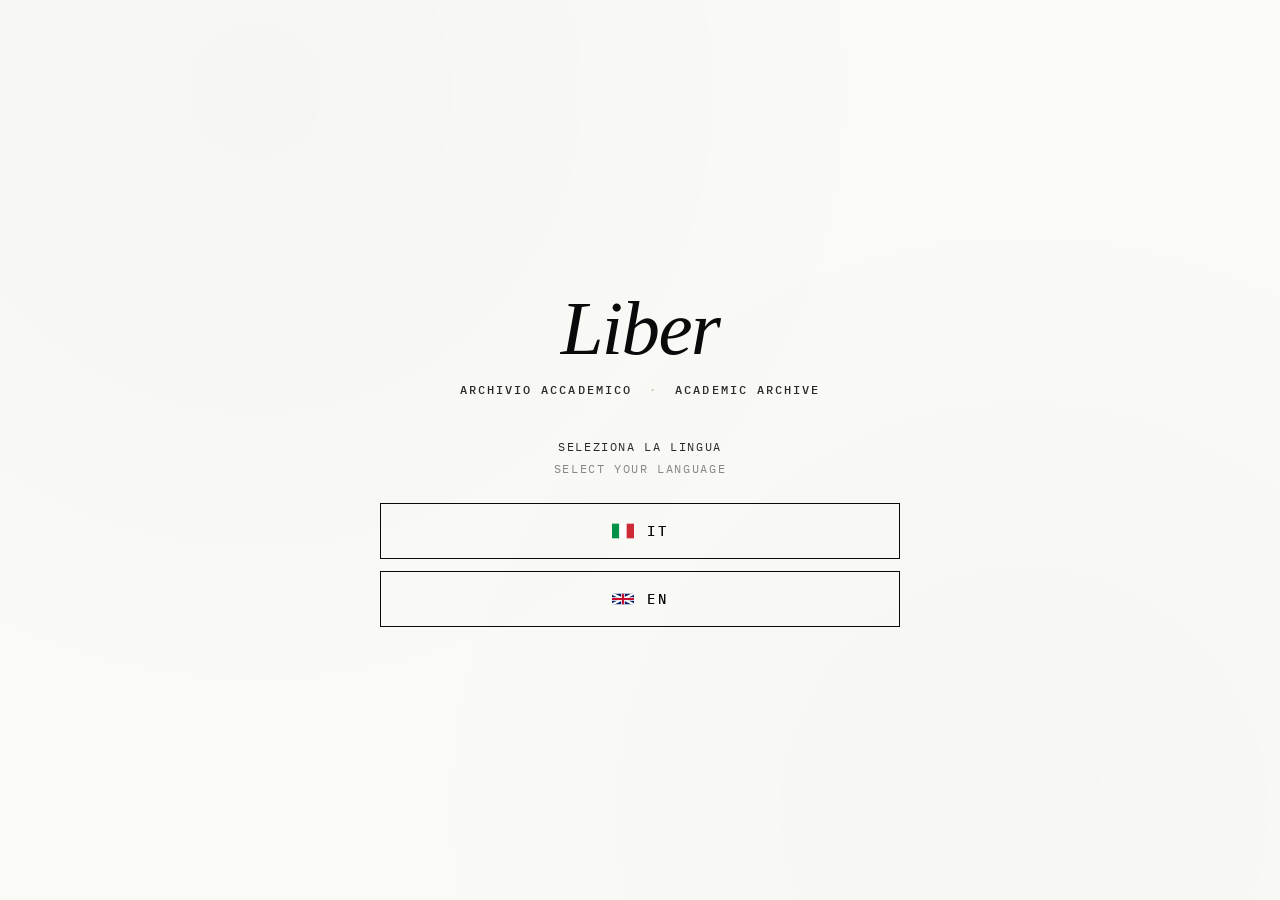
<file: index.html>
<!DOCTYPE html>
<html lang="it" data-lang="it">
<head>
  <!--
    Liber — Archivio Accademico
    Curato da Luca Giuliano — archivio.lvca@gmail.com
    Versione bilingue IT/EN, rev. 11 — CSS estratto in style.css condiviso
  -->
  <meta charset="UTF-8">
  <meta name="viewport" content="width=device-width, initial-scale=1.0">
  <title>Liber — Archivio Accademico</title>
  <meta name="description" content="Liber — archivio di materiali didattici universitari curati. Esplora il catalogo o condividi le tue dispense.">

  <meta property="og:title" content="Liber — Archivio Accademico">
  <meta property="og:description" content="Materiali didattici universitari curati.">
  <meta property="og:type" content="website">

  <!-- Solo Manrope (corpo) e IBM Plex Mono (etichette).
       Il serif è Times New Roman, font di sistema. -->
  <link rel="preconnect" href="https://fonts.googleapis.com">
  <link rel="preconnect" href="https://fonts.gstatic.com" crossorigin>
  <link href="https://fonts.googleapis.com/css2?family=IBM+Plex+Mono:wght@400;500&family=Manrope:wght@400;500;600&display=swap" rel="stylesheet">

  <link rel="stylesheet" href="style.css">
</head>

<body>
  <!-- SPLASH essenziale -->
  <section id="splash">
    <h1 class="splash-title">
      <span class="brand">Liber</span>
      <span class="sub">
        <span class="it">Archivio Accademico</span>
        <span class="dot" aria-hidden="true">·</span>
        <span class="en">Academic Archive</span>
      </span>
    </h1>

    <p class="splash-prompt">
      <span>Seleziona la lingua</span>
      <span>Select your language</span>
    </p>

    <div class="lang-buttons">
      <button type="button" class="lang-btn" data-choose="it" aria-label="Continua in italiano">
        <svg viewBox="0 0 3 2" xmlns="http://www.w3.org/2000/svg" aria-hidden="true">
          <rect width="1" height="2" x="0" fill="#009246"/>
          <rect width="1" height="2" x="1" fill="#ffffff"/>
          <rect width="1" height="2" x="2" fill="#ce2b37"/>
        </svg>
        <span>IT</span>
      </button>

      <button type="button" class="lang-btn" data-choose="en" aria-label="Continue in English">
        <svg viewBox="0 0 60 30" xmlns="http://www.w3.org/2000/svg" aria-hidden="true">
          <clipPath id="uk-clip"><rect width="60" height="30"/></clipPath>
          <g clip-path="url(#uk-clip)">
            <rect width="60" height="30" fill="#012169"/>
            <path d="M0,0 L60,30 M60,0 L0,30" stroke="#fff" stroke-width="6"/>
            <path d="M30,0 V30 M0,15 H60" stroke="#fff" stroke-width="10"/>
            <path d="M30,0 V30 M0,15 H60" stroke="#C8102E" stroke-width="6"/>
          </g>
        </svg>
        <span>EN</span>
      </button>
    </div>
  </section>

  <!-- LANDING -->
  <main id="landing" hidden>
    <nav class="lang-switcher" aria-label="Cambia lingua / Switch language">
      <button type="button" data-switch="it" class="active">IT</button>
      <span class="sep" aria-hidden="true">·</span>
      <button type="button" data-switch="en">EN</button>
    </nav>

    <p class="welcome" data-i18n>
      <span lang="it">Benvenuto</span>
      <span lang="en">Welcome</span>
    </p>

    <p class="eyebrow" data-i18n>
      <span lang="it"><span class="ed">Liber</span><span class="sep">·</span>Archivio Accademico</span>
      <span lang="en"><span class="ed">Liber</span><span class="sep">·</span>Academic Archive</span>
    </p>

    <h1 data-i18n="block">
      <span lang="it">Studio condiviso, <em>tracciato</em>, curato.</span>
      <span lang="en">Shared study, <em>traced</em>, curated.</span>
    </h1>

    <div class="rule" aria-hidden="true"></div>

    <p class="lead" data-i18n="block">
      <span lang="it">Un piccolo archivio di tesi, appunti e dispense universitarie, scelte e revisionate singolarmente.</span>
      <span lang="en">A small archive of university theses, notes and study materials, individually selected and reviewed.</span>
    </p>

    <p class="description" data-i18n="block">
      <span lang="it">Esplora il catalogo dal bot Telegram per ordinare il materiale, oppure proponi un tuo lavoro: per ogni copia venduta ti spetta una quota del ricavo.</span>
      <span lang="en">Browse the catalogue through the Telegram bot to order materials, or submit your own work: you'll receive a share of the revenue for every copy sold.</span>
    </p>

    <div class="actions">
      <a class="btn btn-primary" href="https://t.me/daimon_archive_bot" target="_blank" rel="noopener">
        <span class="btn-label">
          <span class="btn-label-main" data-i18n>
            <span lang="it">Apri il bot</span>
            <span lang="en">Open the bot</span>
          </span>
          <span class="btn-label-sub" data-i18n>
            <span lang="it">Catalogo · Anteprime · Ordini</span>
            <span lang="en">Catalogue · Previews · Orders</span>
          </span>
        </span>
        <span class="btn-arrow" aria-hidden="true">→</span>
      </a>

      <a class="btn btn-secondary" id="form-cta"
         href="https://docs.google.com/forms/d/e/1FAIpQLSc1fwjPpKlX151SFpANgQj8SVJSt6q-vvb9gEdLu9iWuNmMZQ/viewform"
         target="_blank" rel="noopener">
        <span class="btn-label">
          <span class="btn-label-main" data-i18n>
            <span lang="it">Condividi materiale</span>
            <span lang="en">Share your work</span>
          </span>
          <span class="btn-label-sub" data-i18n>
            <span lang="it">Modulo per contributori</span>
            <span lang="en">Contributor form</span>
          </span>
        </span>
        <span class="btn-arrow" aria-hidden="true">→</span>
      </a>
    </div>

    <footer class="article-footer">
      <nav class="article-footer-nav" aria-label="Pagine informative / Information pages">
        <a href="chi-sono.html" data-i18n>
          <span lang="it">Chi sono</span>
          <span lang="en">About me</span>
        </a>
        <a href="come-funziona.html" data-i18n>
          <span lang="it">Come funziona</span>
          <span lang="en">How it works</span>
        </a>
        <a href="rimborso.html" data-i18n>
          <span lang="it">Garanzia rimborso</span>
          <span lang="en">Refund guarantee</span>
        </a>
        <a href="termini.html" data-i18n>
          <span lang="it">Termini di servizio</span>
          <span lang="en">Terms of service</span>
        </a>
        <a href="privacy.html" data-i18n>
          <span lang="it">Privacy</span>
          <span lang="en">Privacy</span>
        </a>
      </nav>
    </footer>
  </main>

  <script>
    // Sostituire il placeholder quando il Form EN sarà pubblicato.
    const FORM_URLS = {
      it: 'https://docs.google.com/forms/d/e/1FAIpQLSc1fwjPpKlX151SFpANgQj8SVJSt6q-vvb9gEdLu9iWuNmMZQ/viewform',
      en: 'https://docs.google.com/forms/d/e/1FAIpQLSee7zXToVpLZUa7ib6JsP8LrP15G_wdDtQn8xLiC4TVZWDpqg/viewform'
    };

    const PAGE_TITLES = {
      it: 'Liber — Archivio Accademico',
      en: 'Liber — Academic Archive'
    };

    const STORAGE_KEY = 'archivio-lang';

    function applyLanguage(lang) {
      const htmlEl = document.documentElement;
      htmlEl.setAttribute('data-lang', lang);
      htmlEl.setAttribute('lang', lang);

      document.title = PAGE_TITLES[lang];

      const formCta = document.getElementById('form-cta');
      if (formCta) formCta.href = FORM_URLS[lang];

      document.querySelectorAll('[data-switch]').forEach(btn => {
        btn.classList.toggle('active', btn.dataset.switch === lang);
      });

      try { localStorage.setItem(STORAGE_KEY, lang); } catch (e) { /* ignora */ }
    }

    function revealLanding(returning) {
      const splash = document.getElementById('splash');
      const landing = document.getElementById('landing');
      if (splash) splash.hidden = true;
      if (landing) landing.hidden = false;
      if (returning) {
        document.documentElement.setAttribute('data-returning', 'true');
      }
    }

    (function init() {
      let savedLang = null;
      try { savedLang = localStorage.getItem(STORAGE_KEY); } catch (e) { /* ignora */ }

      if (savedLang === 'it' || savedLang === 'en') {
        applyLanguage(savedLang);
        revealLanding(true);
      }
    })();

    document.querySelectorAll('[data-choose]').forEach(btn => {
      btn.addEventListener('click', () => {
        const lang = btn.dataset.choose;
        applyLanguage(lang);
        revealLanding(false);
      });
    });

    document.querySelectorAll('[data-switch]').forEach(btn => {
      btn.addEventListener('click', () => {
        applyLanguage(btn.dataset.switch);
      });
    });
  </script>
</body>
</html>
</file>
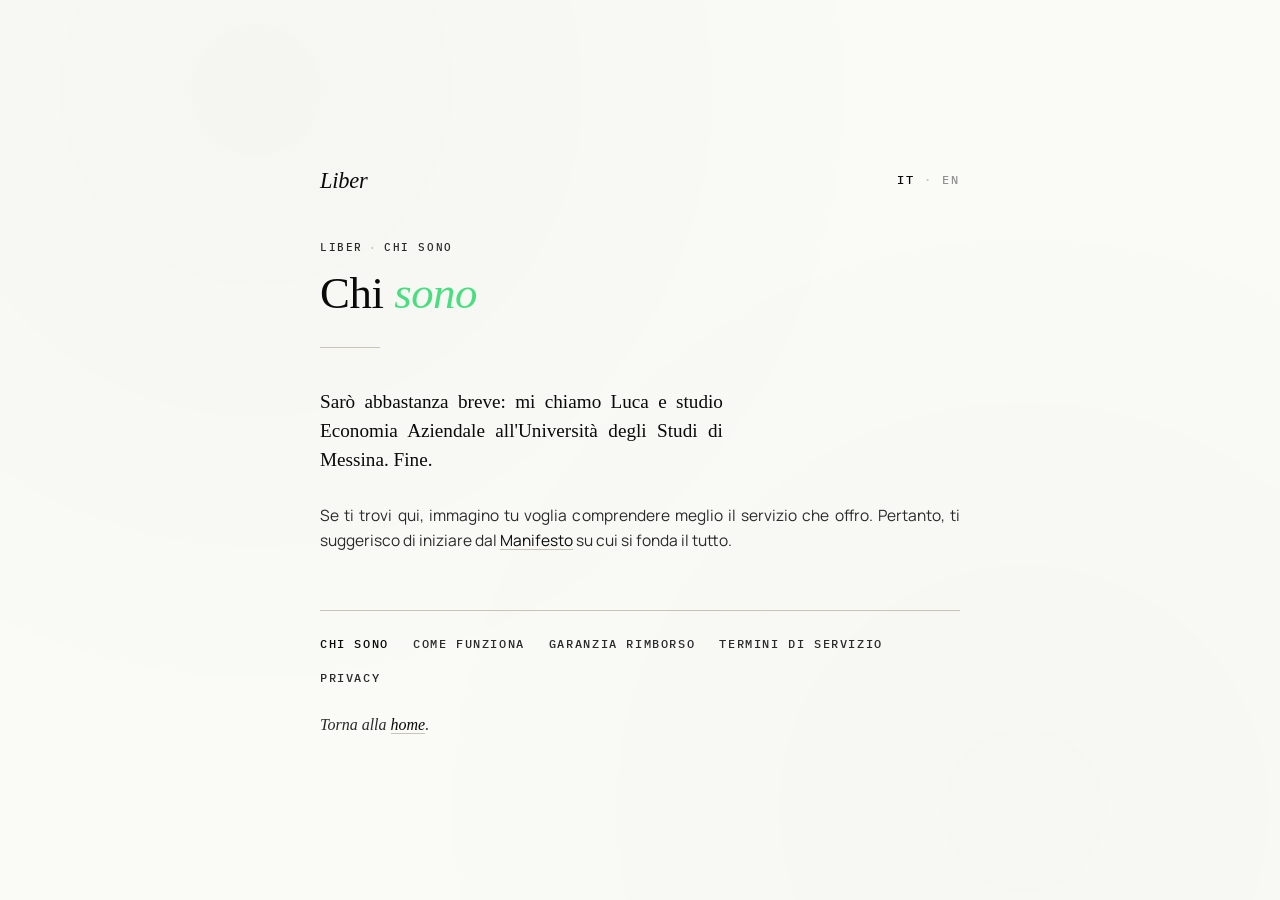
<file: chi-sono.html>
<!DOCTYPE html>
<html lang="it" data-lang="it">
<head>
  <!--
    Liber — Chi sono
    Pagina secondaria bilingue IT/EN, rev. 11 (template articolo)
    Curata da Luca Giuliano — archivio.lvca@gmail.com
  -->
  <meta charset="UTF-8">
  <meta name="viewport" content="width=device-width, initial-scale=1.0">
  <title>Chi sono — Liber</title>
  <meta name="description" content="Chi cura Liber: Luca, studente di Economia Aziendale all'Università di Messina.">
  <meta name="robots" content="index, follow">

  <link rel="preconnect" href="https://fonts.googleapis.com">
  <link rel="preconnect" href="https://fonts.gstatic.com" crossorigin>
  <link href="https://fonts.googleapis.com/css2?family=IBM+Plex+Mono:wght@400;500&family=Manrope:wght@400;500;600&display=swap" rel="stylesheet">

  <link rel="stylesheet" href="style.css">
</head>

<body>
  <main id="article">

    <header class="article-header">
      <a href="index.html" class="article-brand" aria-label="Torna alla home">Liber</a>

      <nav class="lang-switcher" aria-label="Cambia lingua / Switch language">
        <button type="button" data-switch="it" class="active">IT</button>
        <span class="sep" aria-hidden="true">·</span>
        <button type="button" data-switch="en">EN</button>
      </nav>

      <p class="article-eyebrow" data-i18n>
        <span lang="it">Liber<span class="sep">·</span>Chi sono</span>
        <span lang="en">Liber<span class="sep">·</span>About me</span>
      </p>

      <h1 class="article-title" data-i18n="block">
        <span lang="it">Chi <em>sono</em></span>
        <span lang="en">About <em>me</em></span>
      </h1>

      <div class="article-rule" aria-hidden="true"></div>
    </header>

    <article class="article-body">

      <p class="lead" data-i18n="block">
        <span lang="it">Sarò abbastanza breve: mi chiamo Luca e studio Economia Aziendale all'Università degli Studi di Messina. Fine.</span>
        <span lang="en">I'll keep this brief: my name is Luca, and I study Business Administration at the University of Messina. That's it.</span>
      </p>

      <p data-i18n="block">
        <span lang="it">Se ti trovi qui, immagino tu voglia comprendere meglio il servizio che offro. Pertanto, ti suggerisco di iniziare dal <a href="manifesto/manifesto-it.pdf" target="_blank" rel="noopener">Manifesto</a> su cui si fonda il tutto.</span>
        <span lang="en">If you're here, I imagine you want to better understand the service I offer. So I'd suggest starting from the <a href="manifesto/manifesto-en.pdf" target="_blank" rel="noopener">Manifesto</a> on which everything is built.</span>
      </p>

    </article>

    <footer class="article-footer">
      <nav class="article-footer-nav" aria-label="Altre pagine / Other pages">
        <a href="chi-sono.html" class="current" aria-current="page" data-i18n>
          <span lang="it">Chi sono</span>
          <span lang="en">About me</span>
        </a>
        <a href="come-funziona.html" data-i18n>
          <span lang="it">Come funziona</span>
          <span lang="en">How it works</span>
        </a>
        <a href="rimborso.html" data-i18n>
          <span lang="it">Garanzia rimborso</span>
          <span lang="en">Refund guarantee</span>
        </a>
        <a href="termini.html" data-i18n>
          <span lang="it">Termini di servizio</span>
          <span lang="en">Terms of service</span>
        </a>
        <a href="privacy.html" data-i18n>
          <span lang="it">Privacy</span>
          <span lang="en">Privacy</span>
        </a>
      </nav>

      <p class="article-footer-back" data-i18n="block">
        <span lang="it">Torna alla <a href="index.html">home</a>.</span>
        <span lang="en">Back to <a href="index.html">home</a>.</span>
      </p>
    </footer>

  </main>

  <script>
    const PAGE_TITLES = {
      it: 'Chi sono — Liber',
      en: 'About me — Liber'
    };

    const STORAGE_KEY = 'archivio-lang';

    function applyLanguage(lang) {
      const htmlEl = document.documentElement;
      htmlEl.setAttribute('data-lang', lang);
      htmlEl.setAttribute('lang', lang);

      document.title = PAGE_TITLES[lang];

      document.querySelectorAll('[data-switch]').forEach(btn => {
        btn.classList.toggle('active', btn.dataset.switch === lang);
      });

      try { localStorage.setItem(STORAGE_KEY, lang); } catch (e) { /* ignora */ }
    }

    (function init() {
      let savedLang = null;
      try { savedLang = localStorage.getItem(STORAGE_KEY); } catch (e) { /* ignora */ }

      const lang = (savedLang === 'it' || savedLang === 'en') ? savedLang : 'it';
      applyLanguage(lang);
    })();

    document.querySelectorAll('[data-switch]').forEach(btn => {
      btn.addEventListener('click', () => {
        applyLanguage(btn.dataset.switch);
      });
    });
  </script>
</body>
</html>
</file>
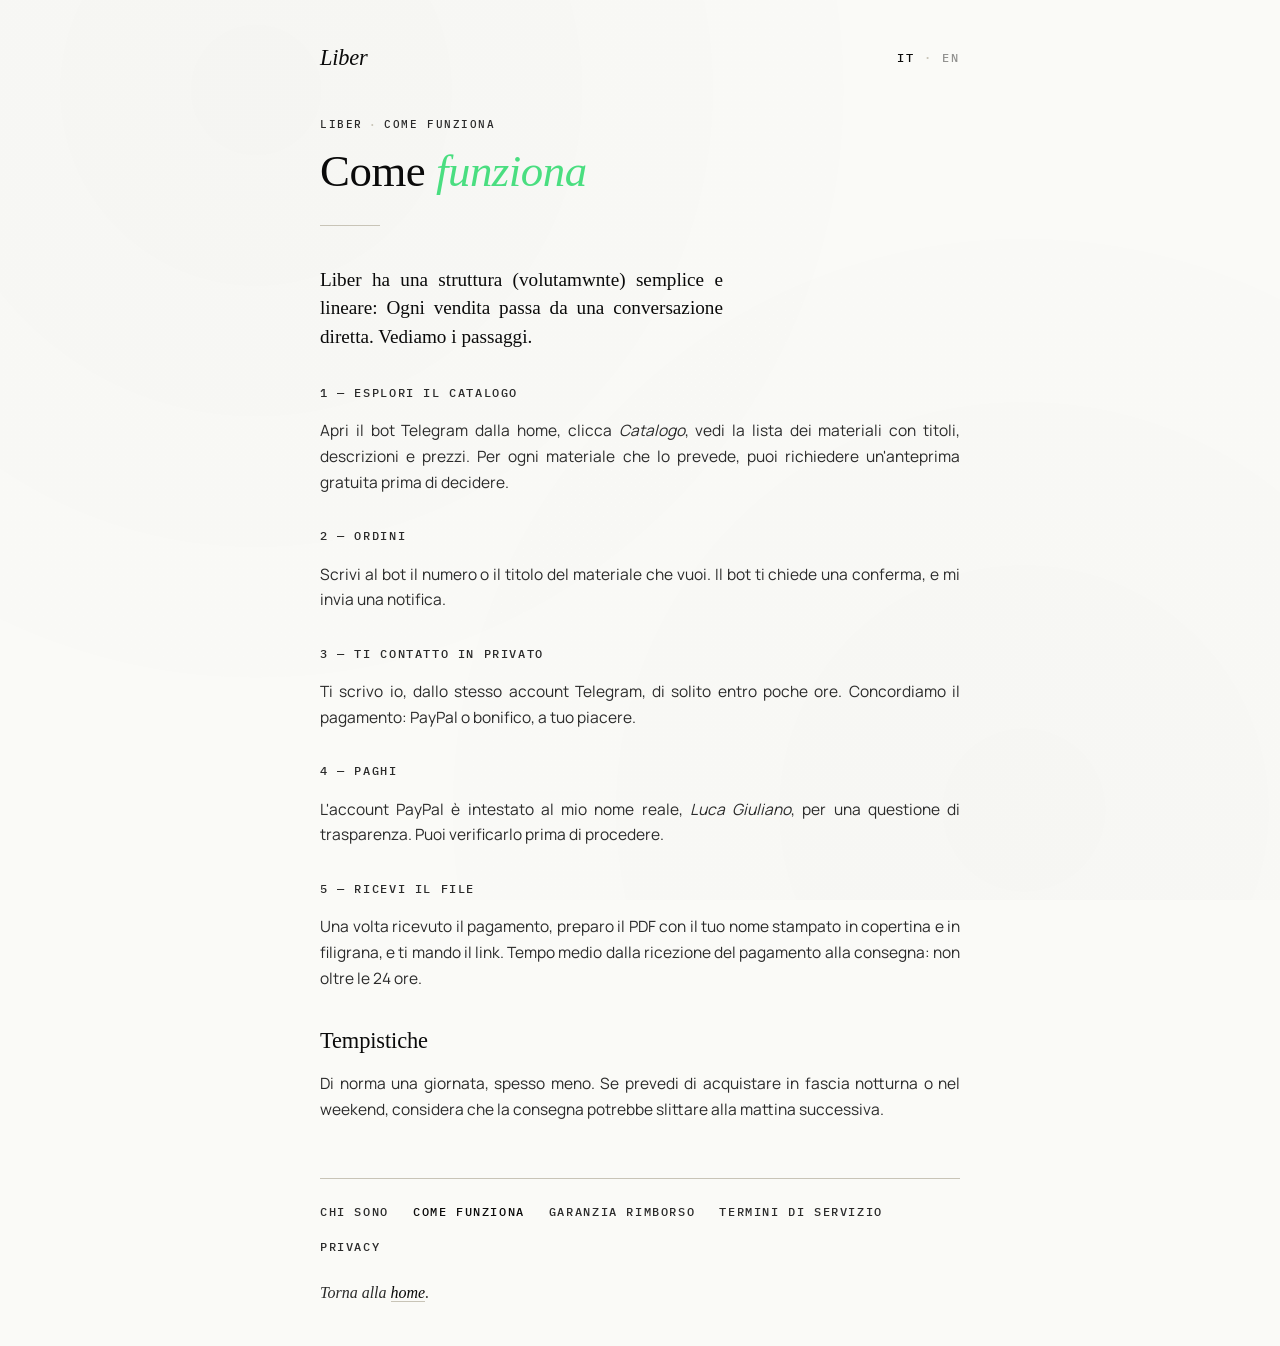
<file: come-funziona.html>
<!DOCTYPE html>
<html lang="it" data-lang="it">
<head>
  <!--
    Liber — Come funziona
    Pagina secondaria bilingue IT/EN, rev. 11 (template articolo)
    Curata da Luca Giuliano — archivio.lvca@gmail.com
  -->
  <meta charset="UTF-8">
  <meta name="viewport" content="width=device-width, initial-scale=1.0">
  <title>Come funziona — Liber</title>
  <meta name="description" content="Come funziona Liber: dal catalogo all'ordine, dal pagamento alla consegna.">
  <meta name="robots" content="index, follow">

  <link rel="preconnect" href="https://fonts.googleapis.com">
  <link rel="preconnect" href="https://fonts.gstatic.com" crossorigin>
  <link href="https://fonts.googleapis.com/css2?family=IBM+Plex+Mono:wght@400;500&family=Manrope:wght@400;500;600&display=swap" rel="stylesheet">

  <link rel="stylesheet" href="style.css">
</head>

<body>
  <main id="article">

    <header class="article-header">
      <a href="index.html" class="article-brand" aria-label="Torna alla home">Liber</a>

      <nav class="lang-switcher" aria-label="Cambia lingua / Switch language">
        <button type="button" data-switch="it" class="active">IT</button>
        <span class="sep" aria-hidden="true">·</span>
        <button type="button" data-switch="en">EN</button>
      </nav>

      <p class="article-eyebrow" data-i18n>
        <span lang="it">Liber<span class="sep">·</span>Come funziona</span>
        <span lang="en">Liber<span class="sep">·</span>How it works</span>
      </p>

      <h1 class="article-title" data-i18n="block">
        <span lang="it">Come <em>funziona</em></span>
        <span lang="en">How it <em>works</em></span>
      </h1>

      <div class="article-rule" aria-hidden="true"></div>
    </header>

    <article class="article-body">

      <p class="lead" data-i18n="block">
        <span lang="it">Liber ha una struttura (volutamwnte) semplice e lineare: Ogni vendita passa da una conversazione diretta. Vediamo i passaggi.</span>
        <span lang="en">Liber works in a simple and straightforward way: every sale goes through a direct conversation. Here are the steps.</span>
      </p>

      <h3 data-i18n="block">
        <span lang="it">1 — Esplori il catalogo</span>
        <span lang="en">1 — You browse the catalogue</span>
      </h3>
      <p data-i18n="block">
        <span lang="it">Apri il bot Telegram dalla home, clicca <em>Catalogo</em>, vedi la lista dei materiali con titoli, descrizioni e prezzi. Per ogni materiale che lo prevede, puoi richiedere un'anteprima gratuita prima di decidere.</span>
        <span lang="en">Open the Telegram bot from the home page, tap <em>Catalogue</em>, and you'll see the list of materials with titles, descriptions, and prices. For each material that includes one, you can request a free preview before deciding.</span>
      </p>

      <h3 data-i18n="block">
        <span lang="it">2 — Ordini</span>
        <span lang="en">2 — You place an order</span>
      </h3>
      <p data-i18n="block">
        <span lang="it">Scrivi al bot il numero o il titolo del materiale che vuoi. Il bot ti chiede una conferma, e mi invia una notifica.</span>
        <span lang="en">Send the bot the number or title of the material you want. The bot asks for confirmation and notifies me.</span>
      </p>

      <h3 data-i18n="block">
        <span lang="it">3 — Ti contatto in privato</span>
        <span lang="en">3 — I contact you privately</span>
      </h3>
      <p data-i18n="block">
        <span lang="it">Ti scrivo io, dallo stesso account Telegram, di solito entro poche ore. Concordiamo il pagamento: PayPal o bonifico, a tuo piacere.</span>
        <span lang="en">I write to you personally, from the same Telegram account, usually within a few hours. We agree on the payment method: PayPal or bank transfer, whichever you prefer.</span>
      </p>

      <h3 data-i18n="block">
        <span lang="it">4 — Paghi</span>
        <span lang="en">4 — You pay</span>
      </h3>
      <p data-i18n="block">
        <span lang="it">L'account PayPal è intestato al mio nome reale, <em>Luca Giuliano</em>, per una questione di trasparenza. Puoi verificarlo prima di procedere.</span>
        <span lang="en">The PayPal account is registered under my real name, <em>Luca Giuliano</em>, as a matter of transparency. You can verify it before proceeding.</span>
      </p>

      <h3 data-i18n="block">
        <span lang="it">5 — Ricevi il file</span>
        <span lang="en">5 — You receive the file</span>
      </h3>
      <p data-i18n="block">
        <span lang="it">Una volta ricevuto il pagamento, preparo il PDF con il tuo nome stampato in copertina e in filigrana, e ti mando il link. Tempo medio dalla ricezione del pagamento alla consegna: non oltre le 24 ore.</span>
        <span lang="en">Once I've received the payment, I prepare the PDF with your name printed on the cover and as a watermark on the pages, and I send you the link. Average time from payment to delivery: no more than 24 hours.</span>
      </p>

      <h2 data-i18n="block">
        <span lang="it">Tempistiche</span>
        <span lang="en">Lead time</span>
      </h2>
      <p data-i18n="block">
        <span lang="it">Di norma una giornata, spesso meno. Se prevedi di acquistare in fascia notturna o nel weekend, considera che la consegna potrebbe slittare alla mattina successiva.</span>
        <span lang="en">Usually one day, often less. If you plan to purchase late at night or on weekends, please consider that delivery may slip to the following morning.</span>
      </p>

    </article>

    <footer class="article-footer">
      <nav class="article-footer-nav" aria-label="Altre pagine / Other pages">
        <a href="chi-sono.html" data-i18n>
          <span lang="it">Chi sono</span>
          <span lang="en">About me</span>
        </a>
        <a href="come-funziona.html" class="current" aria-current="page" data-i18n>
          <span lang="it">Come funziona</span>
          <span lang="en">How it works</span>
        </a>
        <a href="rimborso.html" data-i18n>
          <span lang="it">Garanzia rimborso</span>
          <span lang="en">Refund guarantee</span>
        </a>
        <a href="termini.html" data-i18n>
          <span lang="it">Termini di servizio</span>
          <span lang="en">Terms of service</span>
        </a>
        <a href="privacy.html" data-i18n>
          <span lang="it">Privacy</span>
          <span lang="en">Privacy</span>
        </a>
      </nav>

      <p class="article-footer-back" data-i18n="block">
        <span lang="it">Torna alla <a href="index.html">home</a>.</span>
        <span lang="en">Back to <a href="index.html">home</a>.</span>
      </p>
    </footer>

  </main>

  <script>
    const PAGE_TITLES = {
      it: 'Come funziona — Liber',
      en: 'How it works — Liber'
    };

    const STORAGE_KEY = 'archivio-lang';

    function applyLanguage(lang) {
      const htmlEl = document.documentElement;
      htmlEl.setAttribute('data-lang', lang);
      htmlEl.setAttribute('lang', lang);

      document.title = PAGE_TITLES[lang];

      document.querySelectorAll('[data-switch]').forEach(btn => {
        btn.classList.toggle('active', btn.dataset.switch === lang);
      });

      try { localStorage.setItem(STORAGE_KEY, lang); } catch (e) { /* ignora */ }
    }

    (function init() {
      let savedLang = null;
      try { savedLang = localStorage.getItem(STORAGE_KEY); } catch (e) { /* ignora */ }

      const lang = (savedLang === 'it' || savedLang === 'en') ? savedLang : 'it';
      applyLanguage(lang);
    })();

    document.querySelectorAll('[data-switch]').forEach(btn => {
      btn.addEventListener('click', () => {
        applyLanguage(btn.dataset.switch);
      });
    });
  </script>
</body>
</html>
</file>
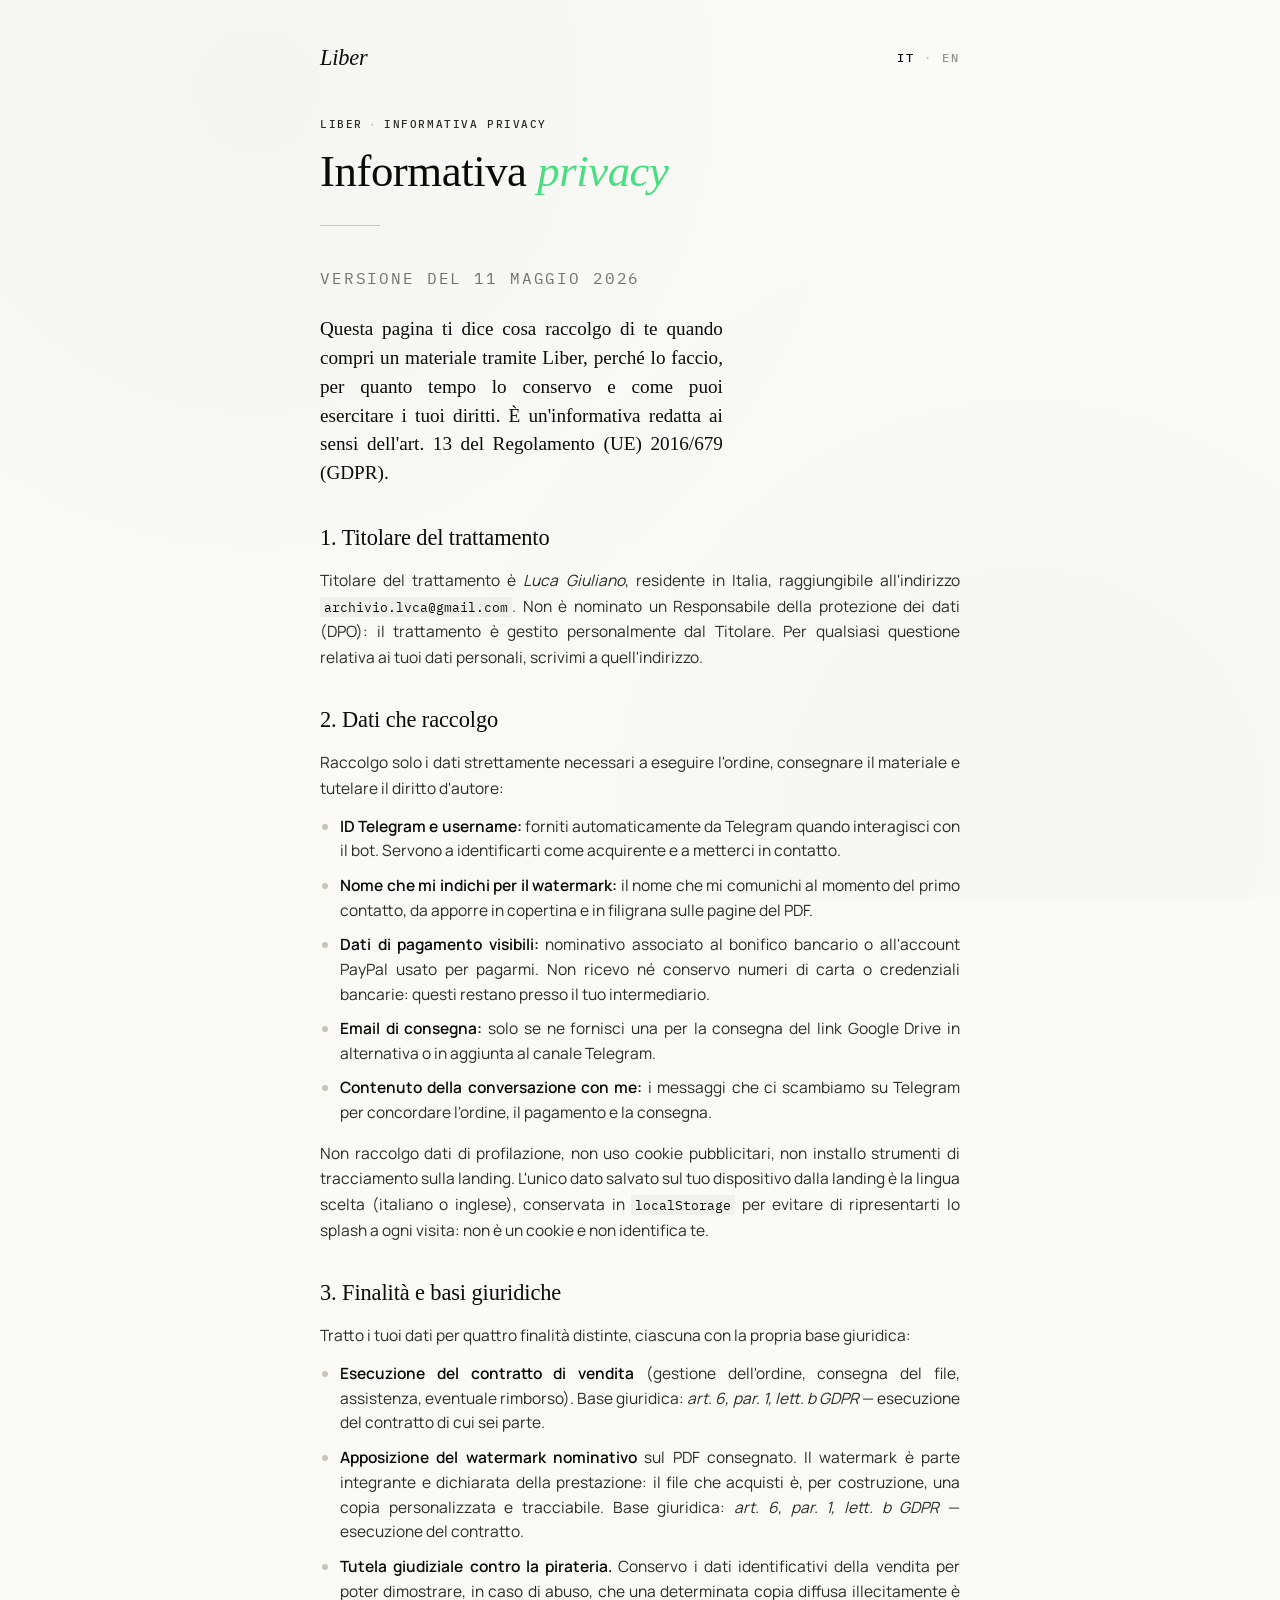
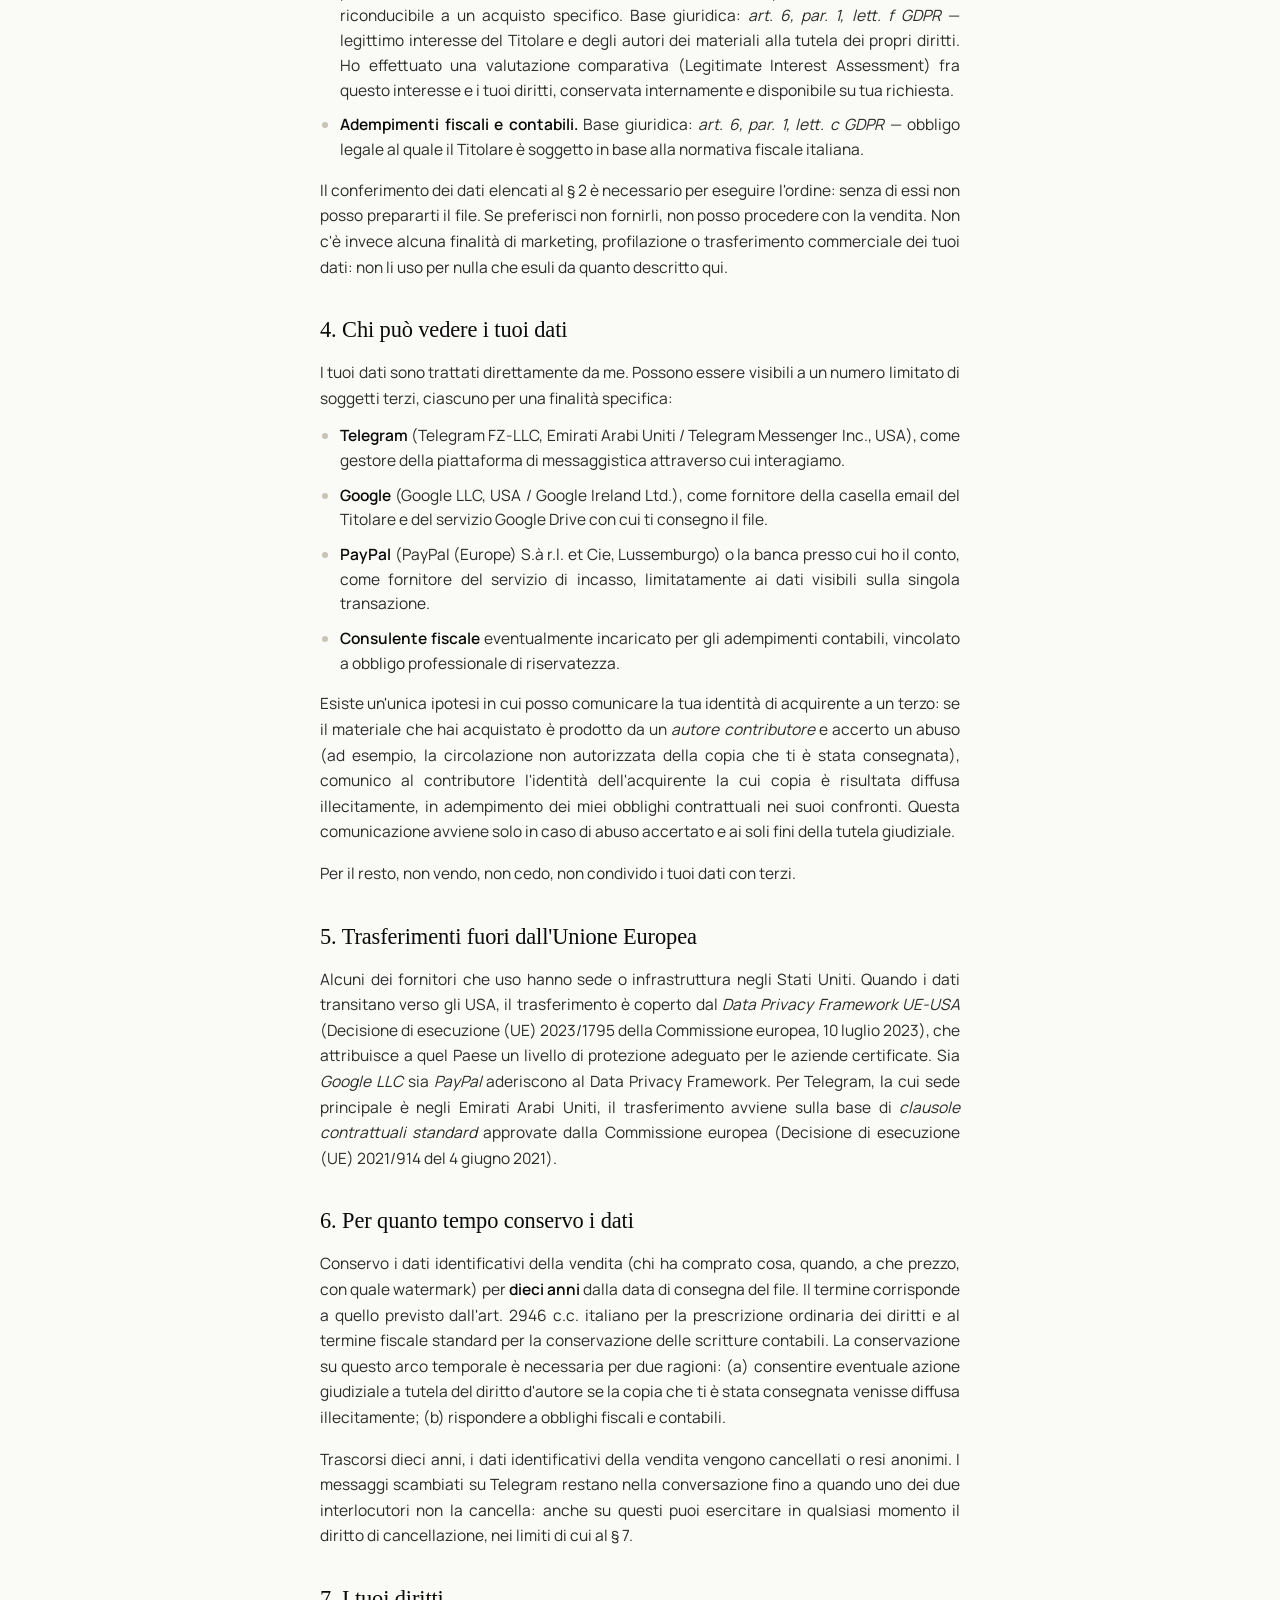
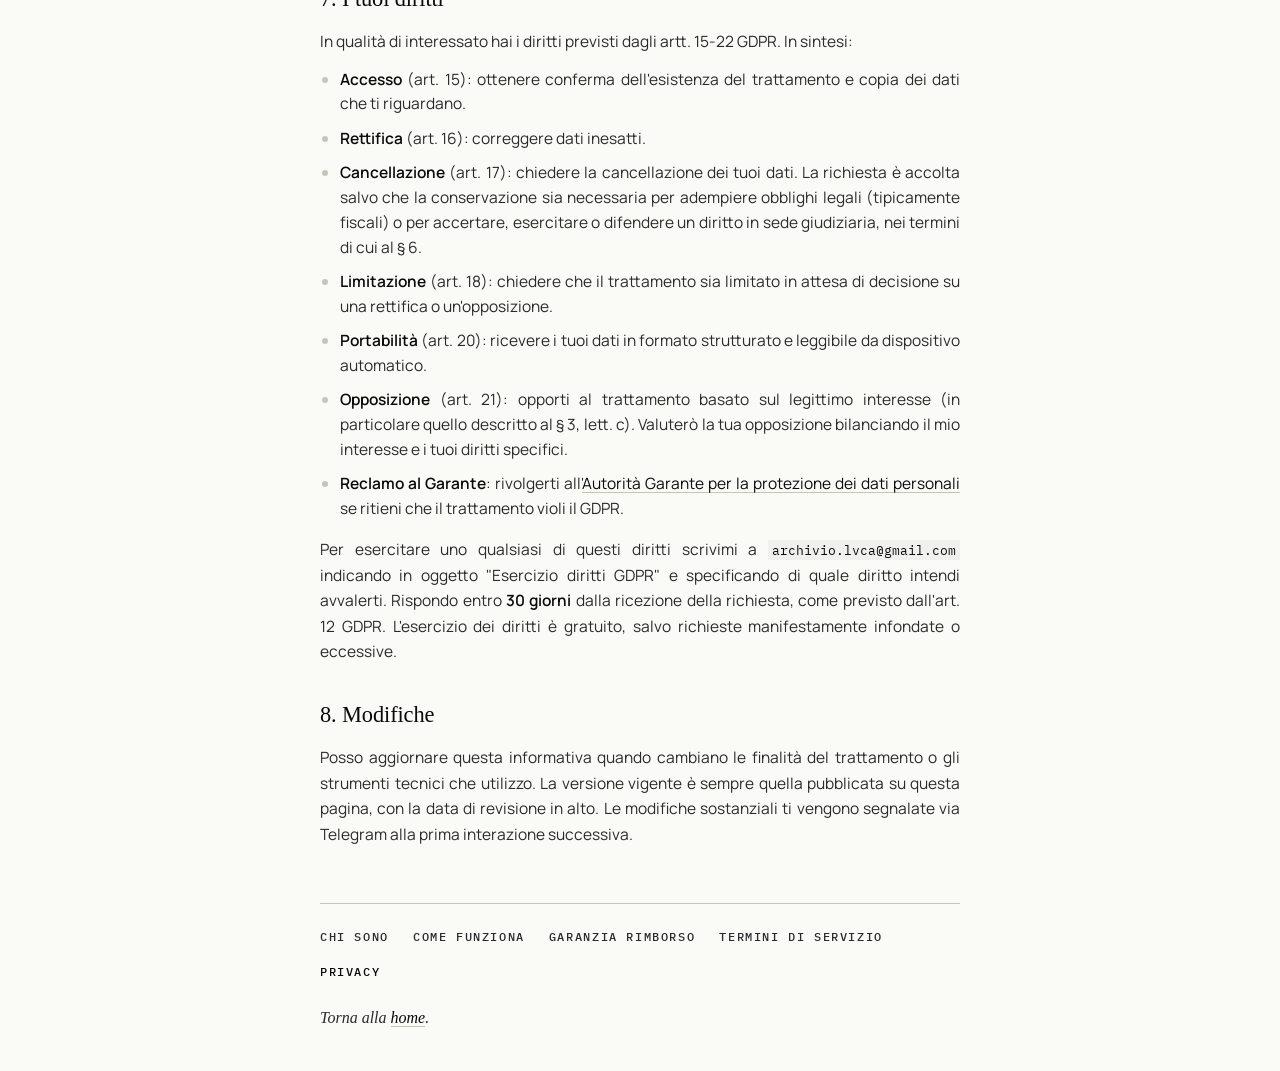
<file: privacy.html>
<!DOCTYPE html>
<html lang="it" data-lang="it">
<head>
  <!--
    Liber — Informativa privacy acquirenti
    Pagina secondaria bilingue IT/EN, rev. 11 (template articolo)
    Curata da Luca Giuliano — archivio.lvca@gmail.com
  -->
  <meta charset="UTF-8">
  <meta name="viewport" content="width=device-width, initial-scale=1.0">
  <title>Informativa privacy — Liber</title>
  <meta name="description" content="Informativa privacy di Liber per gli acquirenti: dati raccolti, finalità, watermark nominativo, diritti GDPR.">
  <meta name="robots" content="index, follow">

  <link rel="preconnect" href="https://fonts.googleapis.com">
  <link rel="preconnect" href="https://fonts.gstatic.com" crossorigin>
  <link href="https://fonts.googleapis.com/css2?family=IBM+Plex+Mono:wght@400;500&family=Manrope:wght@400;500;600&display=swap" rel="stylesheet">

  <link rel="stylesheet" href="style.css">
</head>

<body>
  <main id="article">

    <header class="article-header">
      <a href="index.html" class="article-brand" aria-label="Torna alla home">Liber</a>

      <nav class="lang-switcher" aria-label="Cambia lingua / Switch language">
        <button type="button" data-switch="it" class="active">IT</button>
        <span class="sep" aria-hidden="true">·</span>
        <button type="button" data-switch="en">EN</button>
      </nav>

      <p class="article-eyebrow" data-i18n>
        <span lang="it">Liber<span class="sep">·</span>Informativa privacy</span>
        <span lang="en">Liber<span class="sep">·</span>Privacy notice</span>
      </p>

      <h1 class="article-title" data-i18n="block">
        <span lang="it">Informativa <em>privacy</em></span>
        <span lang="en">Privacy <em>notice</em></span>
      </h1>

      <div class="article-rule" aria-hidden="true"></div>
    </header>

    <article class="article-body">

      <p class="article-meta" data-i18n>
        <span lang="it">Versione del 11 maggio 2026</span>
        <span lang="en">Version of 11 May 2026</span>
      </p>

      <p class="lead" data-i18n="block">
        <span lang="it">Questa pagina ti dice cosa raccolgo di te quando compri un materiale tramite Liber, perché lo faccio, per quanto tempo lo conservo e come puoi esercitare i tuoi diritti. È un'informativa redatta ai sensi dell'art. 13 del Regolamento (UE) 2016/679 (GDPR).</span>
        <span lang="en">This page tells you what I collect about you when you purchase a material through Liber, why I do so, how long I keep it, and how you can exercise your rights. It is a privacy notice drawn up pursuant to Article 13 of Regulation (EU) 2016/679 (GDPR).</span>
      </p>

      <!-- 1. Titolare del trattamento / Data controller -->
      <h2 data-i18n="block">
        <span lang="it">1. Titolare del trattamento</span>
        <span lang="en">1. Data controller</span>
      </h2>
      <p data-i18n="block">
        <span lang="it">Titolare del trattamento è <em>Luca Giuliano</em>, residente in Italia, raggiungibile all'indirizzo <code>archivio.lvca@gmail.com</code>. Non è nominato un Responsabile della protezione dei dati (DPO): il trattamento è gestito personalmente dal Titolare. Per qualsiasi questione relativa ai tuoi dati personali, scrivimi a quell'indirizzo.</span>
        <span lang="en">The data controller is <em>Luca Giuliano</em>, residing in Italy, reachable at <code>archivio.lvca@gmail.com</code>. No Data Protection Officer (DPO) has been appointed: data processing is handled personally by the controller. For any matter concerning your personal data, write to that address.</span>
      </p>

      <!-- 2. Dati raccolti / Data collected -->
      <h2 data-i18n="block">
        <span lang="it">2. Dati che raccolgo</span>
        <span lang="en">2. Data I collect</span>
      </h2>
      <p data-i18n="block">
        <span lang="it">Raccolgo solo i dati strettamente necessari a eseguire l'ordine, consegnare il materiale e tutelare il diritto d'autore:</span>
        <span lang="en">I collect only the data strictly necessary to fulfil the order, deliver the material, and protect copyright:</span>
      </p>

      <div data-i18n="block">
        <ul lang="it">
          <li><strong>ID Telegram e username:</strong> forniti automaticamente da Telegram quando interagisci con il bot. Servono a identificarti come acquirente e a metterci in contatto.</li>
          <li><strong>Nome che mi indichi per il watermark:</strong> il nome che mi comunichi al momento del primo contatto, da apporre in copertina e in filigrana sulle pagine del PDF.</li>
          <li><strong>Dati di pagamento visibili:</strong> nominativo associato al bonifico bancario o all'account PayPal usato per pagarmi. Non ricevo né conservo numeri di carta o credenziali bancarie: questi restano presso il tuo intermediario.</li>
          <li><strong>Email di consegna:</strong> solo se ne fornisci una per la consegna del link Google Drive in alternativa o in aggiunta al canale Telegram.</li>
          <li><strong>Contenuto della conversazione con me:</strong> i messaggi che ci scambiamo su Telegram per concordare l'ordine, il pagamento e la consegna.</li>
        </ul>
        <ul lang="en">
          <li><strong>Telegram ID and username:</strong> automatically provided by Telegram when you interact with the bot. They serve to identify you as a buyer and to allow us to communicate.</li>
          <li><strong>The name you provide for the watermark:</strong> the name you give me at first contact, to be placed on the cover page and as a watermark on the PDF pages.</li>
          <li><strong>Visible payment data:</strong> the name associated with the bank transfer or PayPal account used to pay me. I do not receive or store card numbers or banking credentials: these remain with your payment provider.</li>
          <li><strong>Delivery email:</strong> only if you provide one for delivery of the Google Drive link, as an alternative or in addition to the Telegram channel.</li>
          <li><strong>Content of our conversation:</strong> the messages we exchange on Telegram to arrange the order, payment, and delivery.</li>
        </ul>
      </div>

      <p data-i18n="block">
        <span lang="it">Non raccolgo dati di profilazione, non uso cookie pubblicitari, non installo strumenti di tracciamento sulla landing. L'unico dato salvato sul tuo dispositivo dalla landing è la lingua scelta (italiano o inglese), conservata in <code>localStorage</code> per evitare di ripresentarti lo splash a ogni visita: non è un cookie e non identifica te.</span>
        <span lang="en">I do not collect profiling data, I do not use advertising cookies, I do not install tracking tools on the landing page. The only data saved on your device by the landing page is your chosen language (Italian or English), kept in <code>localStorage</code> to avoid showing the splash on every visit: it is not a cookie and does not identify you.</span>
      </p>

      <!-- 3. Finalità e basi giuridiche / Purposes and legal bases -->
      <h2 data-i18n="block">
        <span lang="it">3. Finalità e basi giuridiche</span>
        <span lang="en">3. Purposes and legal bases</span>
      </h2>
      <p data-i18n="block">
        <span lang="it">Tratto i tuoi dati per quattro finalità distinte, ciascuna con la propria base giuridica:</span>
        <span lang="en">I process your data for four distinct purposes, each with its own legal basis:</span>
      </p>

      <div data-i18n="block">
        <ul lang="it">
          <li><strong>Esecuzione del contratto di vendita</strong> (gestione dell'ordine, consegna del file, assistenza, eventuale rimborso). Base giuridica: <em>art. 6, par. 1, lett. b GDPR</em> — esecuzione del contratto di cui sei parte.</li>
          <li><strong>Apposizione del watermark nominativo</strong> sul PDF consegnato. Il watermark è parte integrante e dichiarata della prestazione: il file che acquisti è, per costruzione, una copia personalizzata e tracciabile. Base giuridica: <em>art. 6, par. 1, lett. b GDPR</em> — esecuzione del contratto.</li>
          <li><strong>Tutela giudiziale contro la pirateria.</strong> Conservo i dati identificativi della vendita per poter dimostrare, in caso di abuso, che una determinata copia diffusa illecitamente è riconducibile a un acquisto specifico. Base giuridica: <em>art. 6, par. 1, lett. f GDPR</em> — legittimo interesse del Titolare e degli autori dei materiali alla tutela dei propri diritti. Ho effettuato una valutazione comparativa (Legitimate Interest Assessment) fra questo interesse e i tuoi diritti, conservata internamente e disponibile su tua richiesta.</li>
          <li><strong>Adempimenti fiscali e contabili.</strong> Base giuridica: <em>art. 6, par. 1, lett. c GDPR</em> — obbligo legale al quale il Titolare è soggetto in base alla normativa fiscale italiana.</li>
        </ul>
        <ul lang="en">
          <li><strong>Performance of the sales contract</strong> (order management, file delivery, support, any refund). Legal basis: <em>Article 6(1)(b) GDPR</em> — performance of a contract to which you are a party.</li>
          <li><strong>Application of the nominative watermark</strong> on the delivered PDF. The watermark is an integral and declared part of the service: the file you purchase is, by construction, a personalised and traceable copy. Legal basis: <em>Article 6(1)(b) GDPR</em> — performance of the contract.</li>
          <li><strong>Legal protection against piracy.</strong> I keep the identifying data of the sale in order to demonstrate, in case of abuse, that a given copy unlawfully disseminated is traceable to a specific purchase. Legal basis: <em>Article 6(1)(f) GDPR</em> — legitimate interest of the controller and of the authors of the materials in protecting their rights. I have carried out a balancing test (Legitimate Interest Assessment) between this interest and your rights, kept internally and available on your request.</li>
          <li><strong>Tax and accounting obligations.</strong> Legal basis: <em>Article 6(1)(c) GDPR</em> — legal obligation to which the controller is subject under Italian tax law.</li>
        </ul>
      </div>

      <p data-i18n="block">
        <span lang="it">Il conferimento dei dati elencati al § 2 è necessario per eseguire l'ordine: senza di essi non posso prepararti il file. Se preferisci non fornirli, non posso procedere con la vendita. Non c'è invece alcuna finalità di marketing, profilazione o trasferimento commerciale dei tuoi dati: non li uso per nulla che esuli da quanto descritto qui.</span>
        <span lang="en">Providing the data listed in § 2 is necessary to fulfil the order: without it I cannot prepare your file. If you prefer not to provide it, I cannot proceed with the sale. There is no marketing, profiling, or commercial transfer of your data: I do not use it for anything beyond what is described here.</span>
      </p>

      <!-- 4. Destinatari / Recipients -->
      <h2 data-i18n="block">
        <span lang="it">4. Chi può vedere i tuoi dati</span>
        <span lang="en">4. Who can see your data</span>
      </h2>
      <p data-i18n="block">
        <span lang="it">I tuoi dati sono trattati direttamente da me. Possono essere visibili a un numero limitato di soggetti terzi, ciascuno per una finalità specifica:</span>
        <span lang="en">Your data are processed directly by me. They may be visible to a limited number of third parties, each for a specific purpose:</span>
      </p>

      <div data-i18n="block">
        <ul lang="it">
          <li><strong>Telegram</strong> (Telegram FZ-LLC, Emirati Arabi Uniti / Telegram Messenger Inc., USA), come gestore della piattaforma di messaggistica attraverso cui interagiamo.</li>
          <li><strong>Google</strong> (Google LLC, USA / Google Ireland Ltd.), come fornitore della casella email del Titolare e del servizio Google Drive con cui ti consegno il file.</li>
          <li><strong>PayPal</strong> (PayPal (Europe) S.à r.l. et Cie, Lussemburgo) o la banca presso cui ho il conto, come fornitore del servizio di incasso, limitatamente ai dati visibili sulla singola transazione.</li>
          <li><strong>Consulente fiscale</strong> eventualmente incaricato per gli adempimenti contabili, vincolato a obbligo professionale di riservatezza.</li>
        </ul>
        <ul lang="en">
          <li><strong>Telegram</strong> (Telegram FZ-LLC, United Arab Emirates / Telegram Messenger Inc., USA), as the operator of the messaging platform through which we interact.</li>
          <li><strong>Google</strong> (Google LLC, USA / Google Ireland Ltd.), as the provider of the controller's email and of the Google Drive service used to deliver your file.</li>
          <li><strong>PayPal</strong> (PayPal (Europe) S.à r.l. et Cie, Luxembourg) or my bank, as the provider of the collection service, limited to the data visible on the individual transaction.</li>
          <li><strong>Tax advisor</strong> if appointed for accounting obligations, bound by professional confidentiality.</li>
        </ul>
      </div>

      <p data-i18n="block">
        <span lang="it">Esiste un'unica ipotesi in cui posso comunicare la tua identità di acquirente a un terzo: se il materiale che hai acquistato è prodotto da un <em>autore contributore</em> e accerto un abuso (ad esempio, la circolazione non autorizzata della copia che ti è stata consegnata), comunico al contributore l'identità dell'acquirente la cui copia è risultata diffusa illecitamente, in adempimento dei miei obblighi contrattuali nei suoi confronti. Questa comunicazione avviene solo in caso di abuso accertato e ai soli fini della tutela giudiziale.</span>
        <span lang="en">There is only one circumstance in which I may communicate your identity as a buyer to a third party: if the material you purchased is produced by a <em>contributing author</em> and I ascertain an abuse (for instance, the unauthorised circulation of the copy delivered to you), I will inform the contributor of the identity of the buyer whose copy was found to have been unlawfully disseminated, in fulfilment of my contractual obligations to them. This communication takes place only in case of ascertained abuse and solely for the purpose of legal protection.</span>
      </p>

      <p data-i18n="block">
        <span lang="it">Per il resto, non vendo, non cedo, non condivido i tuoi dati con terzi.</span>
        <span lang="en">For the rest, I do not sell, transfer, or share your data with third parties.</span>
      </p>

      <!-- 5. Trasferimenti extra-UE / Transfers outside the EU -->
      <h2 data-i18n="block">
        <span lang="it">5. Trasferimenti fuori dall'Unione Europea</span>
        <span lang="en">5. Transfers outside the European Union</span>
      </h2>
      <p data-i18n="block">
        <span lang="it">Alcuni dei fornitori che uso hanno sede o infrastruttura negli Stati Uniti. Quando i dati transitano verso gli USA, il trasferimento è coperto dal <em>Data Privacy Framework UE-USA</em> (Decisione di esecuzione (UE) 2023/1795 della Commissione europea, 10 luglio 2023), che attribuisce a quel Paese un livello di protezione adeguato per le aziende certificate. Sia <em>Google LLC</em> sia <em>PayPal</em> aderiscono al Data Privacy Framework. Per Telegram, la cui sede principale è negli Emirati Arabi Uniti, il trasferimento avviene sulla base di <em>clausole contrattuali standard</em> approvate dalla Commissione europea (Decisione di esecuzione (UE) 2021/914 del 4 giugno 2021).</span>
        <span lang="en">Some providers I use have their headquarters or infrastructure in the United States. When data transits to the USA, the transfer is covered by the <em>EU-US Data Privacy Framework</em> (Commission Implementing Decision (EU) 2023/1795 of 10 July 2023), which recognises that country as offering an adequate level of protection for certified companies. Both <em>Google LLC</em> and <em>PayPal</em> adhere to the Data Privacy Framework. For Telegram, whose principal place of business is in the United Arab Emirates, the transfer takes place on the basis of <em>standard contractual clauses</em> approved by the European Commission (Commission Implementing Decision (EU) 2021/914 of 4 June 2021).</span>
      </p>

      <!-- 6. Conservazione / Retention -->
      <h2 data-i18n="block">
        <span lang="it">6. Per quanto tempo conservo i dati</span>
        <span lang="en">6. How long I keep the data</span>
      </h2>
      <p data-i18n="block">
        <span lang="it">Conservo i dati identificativi della vendita (chi ha comprato cosa, quando, a che prezzo, con quale watermark) per <strong>dieci anni</strong> dalla data di consegna del file. Il termine corrisponde a quello previsto dall'art. 2946 c.c. italiano per la prescrizione ordinaria dei diritti e al termine fiscale standard per la conservazione delle scritture contabili. La conservazione su questo arco temporale è necessaria per due ragioni: (a) consentire eventuale azione giudiziale a tutela del diritto d'autore se la copia che ti è stata consegnata venisse diffusa illecitamente; (b) rispondere a obblighi fiscali e contabili.</span>
        <span lang="en">I keep the identifying data of the sale (who bought what, when, at what price, with which watermark) for <strong>ten years</strong> from the date of delivery of the file. This term corresponds to that set by Article 2946 of the Italian Civil Code for ordinary limitation of rights and to the standard tax retention term for accounting records. Retention over this time frame is necessary for two reasons: (a) to enable possible legal action to protect copyright if the copy delivered to you is unlawfully disseminated; (b) to comply with tax and accounting obligations.</span>
      </p>

      <p data-i18n="block">
        <span lang="it">Trascorsi dieci anni, i dati identificativi della vendita vengono cancellati o resi anonimi. I messaggi scambiati su Telegram restano nella conversazione fino a quando uno dei due interlocutori non la cancella: anche su questi puoi esercitare in qualsiasi momento il diritto di cancellazione, nei limiti di cui al § 7.</span>
        <span lang="en">After ten years, the identifying data of the sale are deleted or anonymised. The messages exchanged on Telegram remain in the conversation until one of the two parties deletes it: you may exercise your right to deletion on these too at any time, within the limits set out in § 7.</span>
      </p>

      <!-- 7. Diritti dell'interessato / Data subject rights -->
      <h2 data-i18n="block">
        <span lang="it">7. I tuoi diritti</span>
        <span lang="en">7. Your rights</span>
      </h2>
      <p data-i18n="block">
        <span lang="it">In qualità di interessato hai i diritti previsti dagli artt. 15-22 GDPR. In sintesi:</span>
        <span lang="en">As a data subject, you have the rights granted by Articles 15-22 GDPR. In summary:</span>
      </p>

      <div data-i18n="block">
        <ul lang="it">
          <li><strong>Accesso</strong> (art. 15): ottenere conferma dell'esistenza del trattamento e copia dei dati che ti riguardano.</li>
          <li><strong>Rettifica</strong> (art. 16): correggere dati inesatti.</li>
          <li><strong>Cancellazione</strong> (art. 17): chiedere la cancellazione dei tuoi dati. La richiesta è accolta salvo che la conservazione sia necessaria per adempiere obblighi legali (tipicamente fiscali) o per accertare, esercitare o difendere un diritto in sede giudiziaria, nei termini di cui al § 6.</li>
          <li><strong>Limitazione</strong> (art. 18): chiedere che il trattamento sia limitato in attesa di decisione su una rettifica o un'opposizione.</li>
          <li><strong>Portabilità</strong> (art. 20): ricevere i tuoi dati in formato strutturato e leggibile da dispositivo automatico.</li>
          <li><strong>Opposizione</strong> (art. 21): opporti al trattamento basato sul legittimo interesse (in particolare quello descritto al § 3, lett. c). Valuterò la tua opposizione bilanciando il mio interesse e i tuoi diritti specifici.</li>
          <li><strong>Reclamo al Garante</strong>: rivolgerti all'<a href="https://www.garanteprivacy.it" target="_blank" rel="noopener">Autorità Garante per la protezione dei dati personali</a> se ritieni che il trattamento violi il GDPR.</li>
        </ul>
        <ul lang="en">
          <li><strong>Access</strong> (Art. 15): obtain confirmation of the processing and a copy of the data concerning you.</li>
          <li><strong>Rectification</strong> (Art. 16): correct inaccurate data.</li>
          <li><strong>Erasure</strong> (Art. 17): request deletion of your data. The request will be granted unless retention is necessary to comply with legal obligations (typically tax-related) or to establish, exercise, or defend legal claims, within the terms set out in § 6.</li>
          <li><strong>Restriction</strong> (Art. 18): request that processing be restricted pending a decision on rectification or objection.</li>
          <li><strong>Portability</strong> (Art. 20): receive your data in a structured, machine-readable format.</li>
          <li><strong>Objection</strong> (Art. 21): object to processing based on legitimate interest (in particular the one described in § 3, letter c). I will assess your objection by balancing my interest against your specific rights.</li>
          <li><strong>Complaint to the supervisory authority</strong>: contact the <a href="https://www.garanteprivacy.it" target="_blank" rel="noopener">Italian Data Protection Authority (Garante)</a> if you believe the processing infringes the GDPR.</li>
        </ul>
      </div>

      <p data-i18n="block">
        <span lang="it">Per esercitare uno qualsiasi di questi diritti scrivimi a <code>archivio.lvca@gmail.com</code> indicando in oggetto "Esercizio diritti GDPR" e specificando di quale diritto intendi avvalerti. Rispondo entro <strong>30 giorni</strong> dalla ricezione della richiesta, come previsto dall'art. 12 GDPR. L'esercizio dei diritti è gratuito, salvo richieste manifestamente infondate o eccessive.</span>
        <span lang="en">To exercise any of these rights, write to me at <code>archivio.lvca@gmail.com</code> with the subject "GDPR rights request" and specifying which right you intend to exercise. I will respond within <strong>30 days</strong> of receiving the request, as required by Article 12 GDPR. The exercise of rights is free of charge, save for manifestly unfounded or excessive requests.</span>
      </p>

      <!-- 8. Modifiche / Changes -->
      <h2 data-i18n="block">
        <span lang="it">8. Modifiche</span>
        <span lang="en">8. Changes</span>
      </h2>
      <p data-i18n="block">
        <span lang="it">Posso aggiornare questa informativa quando cambiano le finalità del trattamento o gli strumenti tecnici che utilizzo. La versione vigente è sempre quella pubblicata su questa pagina, con la data di revisione in alto. Le modifiche sostanziali ti vengono segnalate via Telegram alla prima interazione successiva.</span>
        <span lang="en">I may update this notice when the purposes of processing or the technical tools I use change. The version in force is always the one published on this page, with the revision date stated at the top. Substantial changes will be notified to you via Telegram at the next interaction.</span>
      </p>

    </article>

    <footer class="article-footer">
      <nav class="article-footer-nav" aria-label="Altre pagine / Other pages">
        <a href="chi-sono.html" data-i18n>
          <span lang="it">Chi sono</span>
          <span lang="en">About me</span>
        </a>
        <a href="come-funziona.html" data-i18n>
          <span lang="it">Come funziona</span>
          <span lang="en">How it works</span>
        </a>
        <a href="rimborso.html" data-i18n>
          <span lang="it">Garanzia rimborso</span>
          <span lang="en">Refund guarantee</span>
        </a>
        <a href="termini.html" data-i18n>
          <span lang="it">Termini di servizio</span>
          <span lang="en">Terms of service</span>
        </a>
        <a href="privacy.html" class="current" aria-current="page" data-i18n>
          <span lang="it">Privacy</span>
          <span lang="en">Privacy</span>
        </a>
      </nav>

      <p class="article-footer-back" data-i18n="block">
        <span lang="it">Torna alla <a href="index.html">home</a>.</span>
        <span lang="en">Back to <a href="index.html">home</a>.</span>
      </p>
    </footer>

  </main>

  <script>
    // Persistenza lingua condivisa con index.html (chiave 'archivio-lang').
    const PAGE_TITLES = {
      it: 'Informativa privacy — Liber',
      en: 'Privacy notice — Liber'
    };

    const STORAGE_KEY = 'archivio-lang';

    function applyLanguage(lang) {
      const htmlEl = document.documentElement;
      htmlEl.setAttribute('data-lang', lang);
      htmlEl.setAttribute('lang', lang);

      document.title = PAGE_TITLES[lang];

      document.querySelectorAll('[data-switch]').forEach(btn => {
        btn.classList.toggle('active', btn.dataset.switch === lang);
      });

      try { localStorage.setItem(STORAGE_KEY, lang); } catch (e) { /* ignora */ }
    }

    (function init() {
      let savedLang = null;
      try { savedLang = localStorage.getItem(STORAGE_KEY); } catch (e) { /* ignora */ }

      const lang = (savedLang === 'it' || savedLang === 'en') ? savedLang : 'it';
      applyLanguage(lang);
    })();

    document.querySelectorAll('[data-switch]').forEach(btn => {
      btn.addEventListener('click', () => {
        applyLanguage(btn.dataset.switch);
      });
    });
  </script>
</body>
</html>
</file>
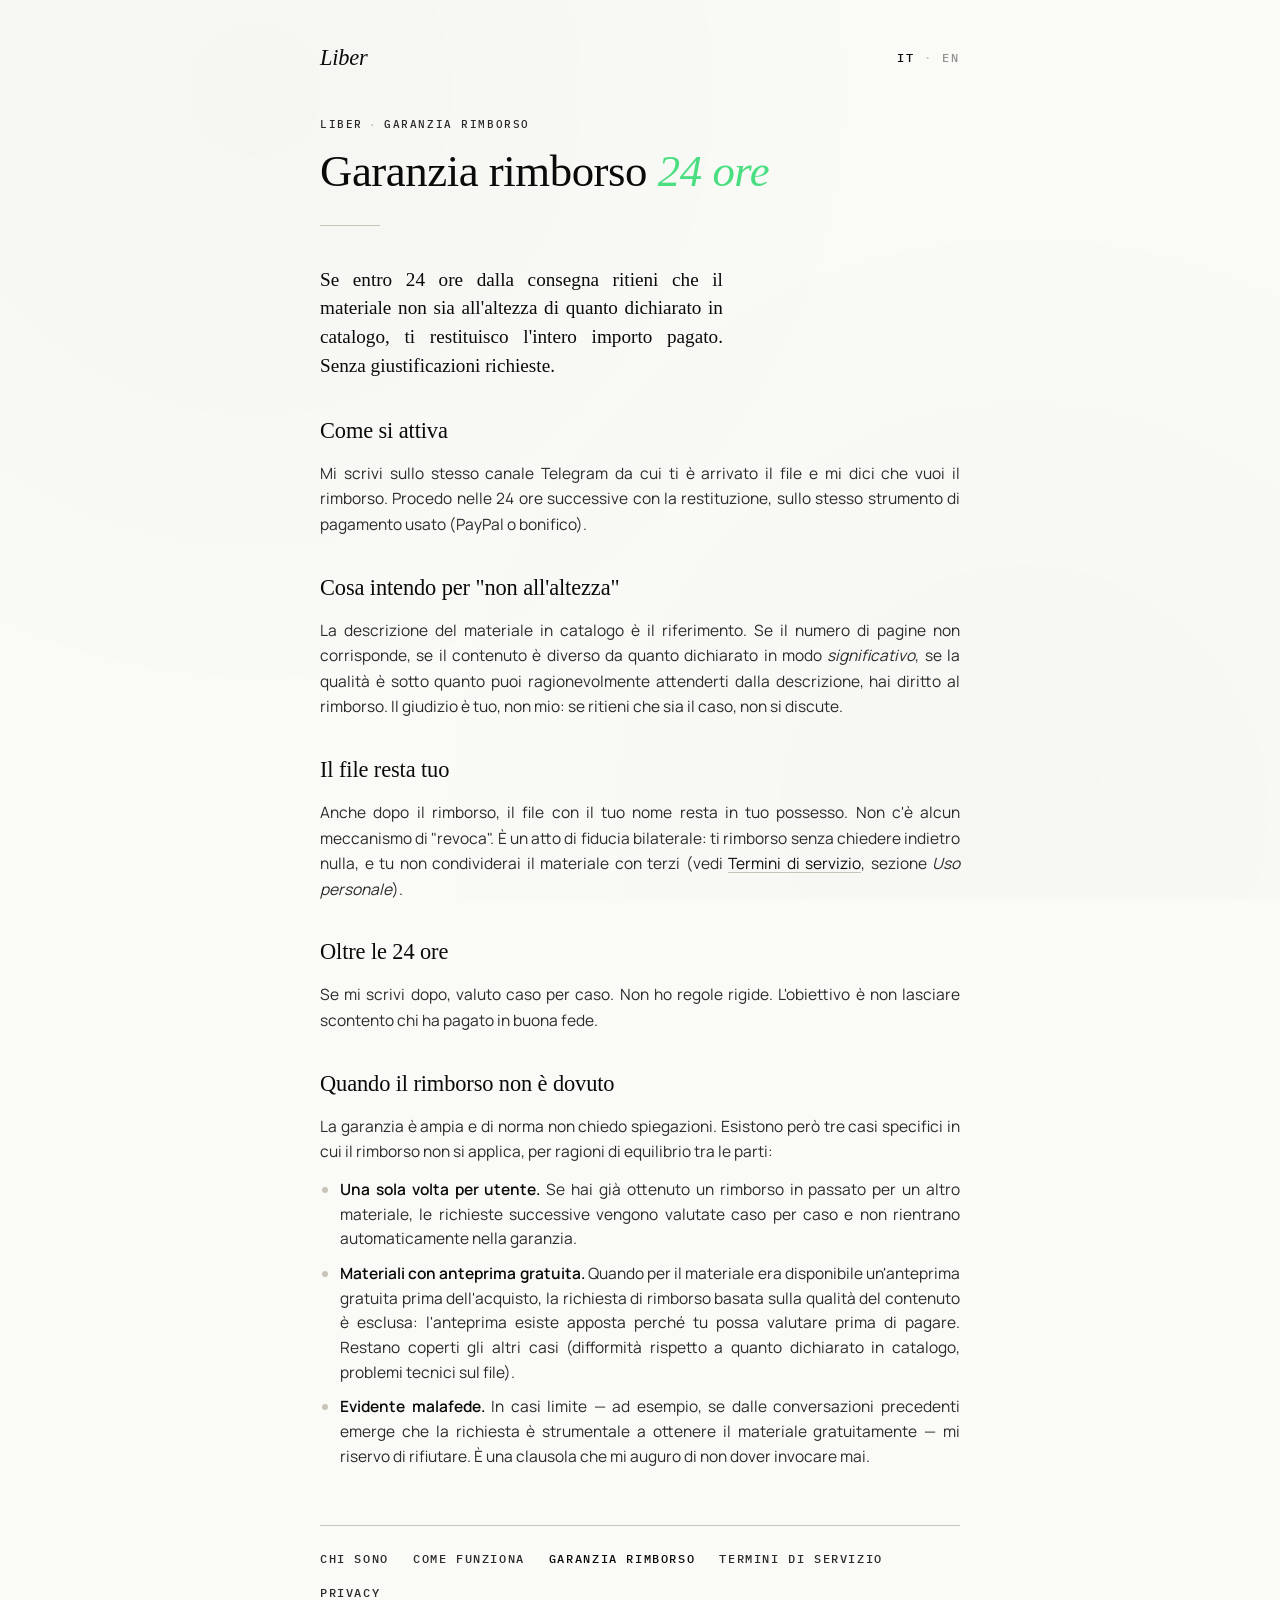
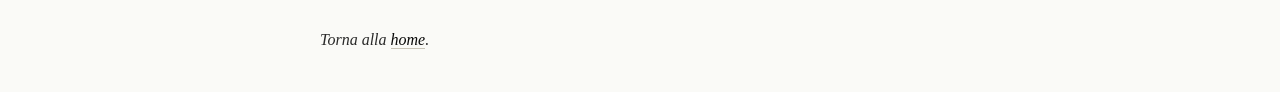
<file: rimborso.html>
<!DOCTYPE html>
<html lang="it" data-lang="it">
<head>
  <!--
    Liber — Garanzia rimborso 24 ore
    Pagina secondaria bilingue IT/EN, rev. 11 (template articolo)
    Curata da Luca Giuliano — archivio.lvca@gmail.com
  -->
  <meta charset="UTF-8">
  <meta name="viewport" content="width=device-width, initial-scale=1.0">
  <title>Garanzia rimborso — Liber</title>
  <meta name="description" content="Garanzia rimborso 24 ore di Liber: come funziona, quando si applica, quando no.">
  <meta name="robots" content="index, follow">

  <link rel="preconnect" href="https://fonts.googleapis.com">
  <link rel="preconnect" href="https://fonts.gstatic.com" crossorigin>
  <link href="https://fonts.googleapis.com/css2?family=IBM+Plex+Mono:wght@400;500&family=Manrope:wght@400;500;600&display=swap" rel="stylesheet">

  <link rel="stylesheet" href="style.css">
</head>

<body>
  <main id="article">

    <header class="article-header">
      <a href="index.html" class="article-brand" aria-label="Torna alla home">Liber</a>

      <nav class="lang-switcher" aria-label="Cambia lingua / Switch language">
        <button type="button" data-switch="it" class="active">IT</button>
        <span class="sep" aria-hidden="true">·</span>
        <button type="button" data-switch="en">EN</button>
      </nav>

      <p class="article-eyebrow" data-i18n>
        <span lang="it">Liber<span class="sep">·</span>Garanzia rimborso</span>
        <span lang="en">Liber<span class="sep">·</span>Refund guarantee</span>
      </p>

      <h1 class="article-title" data-i18n="block">
        <span lang="it">Garanzia rimborso <em>24 ore</em></span>
        <span lang="en"><em>24-hour</em> refund guarantee</span>
      </h1>

      <div class="article-rule" aria-hidden="true"></div>
    </header>

    <article class="article-body">

      <p class="lead" data-i18n="block">
        <span lang="it">Se entro 24 ore dalla consegna ritieni che il materiale non sia all'altezza di quanto dichiarato in catalogo, ti restituisco l'intero importo pagato. Senza giustificazioni richieste.</span>
        <span lang="en">If, within 24 hours of delivery, you feel the material doesn't meet what was stated in the catalogue, I'll return the full amount paid. No justification required.</span>
      </p>

      <h2 data-i18n="block">
        <span lang="it">Come si attiva</span>
        <span lang="en">How to claim it</span>
      </h2>
      <p data-i18n="block">
        <span lang="it">Mi scrivi sullo stesso canale Telegram da cui ti è arrivato il file e mi dici che vuoi il rimborso. Procedo nelle 24 ore successive con la restituzione, sullo stesso strumento di pagamento usato (PayPal o bonifico).</span>
        <span lang="en">Write to me on the same Telegram channel through which you received the file and tell me you'd like a refund. I'll process the return within the next 24 hours, using the same payment method (PayPal or bank transfer).</span>
      </p>

      <h2 data-i18n="block">
        <span lang="it">Cosa intendo per "non all'altezza"</span>
        <span lang="en">What I mean by "doesn't meet expectations"</span>
      </h2>
      <p data-i18n="block">
        <span lang="it">La descrizione del materiale in catalogo è il riferimento. Se il numero di pagine non corrisponde, se il contenuto è diverso da quanto dichiarato in modo <em>significativo</em>, se la qualità è sotto quanto puoi ragionevolmente attenderti dalla descrizione, hai diritto al rimborso. Il giudizio è tuo, non mio: se ritieni che sia il caso, non si discute.</span>
        <span lang="en">The material's catalogue description is the reference. If the page count is wrong, if the content differs <em>significantly</em> from what was stated, or if the quality is below what you could reasonably expect from the description, you're entitled to a refund. The judgement is yours, not mine: if you think it applies, there's no discussion.</span>
      </p>

      <h2 data-i18n="block">
        <span lang="it">Il file resta tuo</span>
        <span lang="en">The file remains yours</span>
      </h2>
      <p data-i18n="block">
        <span lang="it">Anche dopo il rimborso, il file con il tuo nome resta in tuo possesso. Non c'è alcun meccanismo di "revoca". È un atto di fiducia bilaterale: ti rimborso senza chiedere indietro nulla, e tu non condividerai il materiale con terzi (vedi <a href="termini.html">Termini di servizio</a>, sezione <em>Uso personale</em>).</span>
        <span lang="en">Even after the refund, the file with your name stays in your possession. There's no "revocation" mechanism. It's an act of mutual trust: I refund you without asking for anything back, and you won't share the material with third parties (see <a href="termini.html">Terms of service</a>, section <em>Personal use</em>).</span>
      </p>

      <h2 data-i18n="block">
        <span lang="it">Oltre le 24 ore</span>
        <span lang="en">Beyond 24 hours</span>
      </h2>
      <p data-i18n="block">
        <span lang="it">Se mi scrivi dopo, valuto caso per caso. Non ho regole rigide. L'obiettivo è non lasciare scontento chi ha pagato in buona fede.</span>
        <span lang="en">If you write later, I'll evaluate case by case. I have no rigid rules. The goal is not to leave anyone unhappy who paid in good faith.</span>
      </p>

      <h2 data-i18n="block">
        <span lang="it">Quando il rimborso non è dovuto</span>
        <span lang="en">When a refund is not due</span>
      </h2>
      <p data-i18n="block">
        <span lang="it">La garanzia è ampia e di norma non chiedo spiegazioni. Esistono però tre casi specifici in cui il rimborso non si applica, per ragioni di equilibrio tra le parti:</span>
        <span lang="en">The guarantee is broad and I usually don't ask for explanations. There are, however, three specific cases in which it does not apply, to keep the balance fair:</span>
      </p>

      <div data-i18n="block">
        <ul lang="it">
          <li><strong>Una sola volta per utente.</strong> Se hai già ottenuto un rimborso in passato per un altro materiale, le richieste successive vengono valutate caso per caso e non rientrano automaticamente nella garanzia.</li>
          <li><strong>Materiali con anteprima gratuita.</strong> Quando per il materiale era disponibile un'anteprima gratuita prima dell'acquisto, la richiesta di rimborso basata sulla qualità del contenuto è esclusa: l'anteprima esiste apposta perché tu possa valutare prima di pagare. Restano coperti gli altri casi (difformità rispetto a quanto dichiarato in catalogo, problemi tecnici sul file).</li>
          <li><strong>Evidente malafede.</strong> In casi limite — ad esempio, se dalle conversazioni precedenti emerge che la richiesta è strumentale a ottenere il materiale gratuitamente — mi riservo di rifiutare. È una clausola che mi auguro di non dover invocare mai.</li>
        </ul>
        <ul lang="en">
          <li><strong>One refund per user.</strong> If you've already obtained a refund in the past for another material, subsequent requests will be evaluated case by case and won't fall automatically under the guarantee.</li>
          <li><strong>Materials with a free preview.</strong> When a free preview was available before the purchase, refund requests based on content quality are excluded: the preview exists precisely so you can evaluate before paying. Other cases remain covered (discrepancy with the catalogue description, technical issues with the file).</li>
          <li><strong>Manifest bad faith.</strong> In edge cases — for example, if previous conversations make it clear that the request is instrumental to obtaining the material for free — I reserve the right to refuse. It's a clause I hope I'll never need to invoke.</li>
        </ul>
      </div>

    </article>

    <footer class="article-footer">
      <nav class="article-footer-nav" aria-label="Altre pagine / Other pages">
        <a href="chi-sono.html" data-i18n>
          <span lang="it">Chi sono</span>
          <span lang="en">About me</span>
        </a>
        <a href="come-funziona.html" data-i18n>
          <span lang="it">Come funziona</span>
          <span lang="en">How it works</span>
        </a>
        <a href="rimborso.html" class="current" aria-current="page" data-i18n>
          <span lang="it">Garanzia rimborso</span>
          <span lang="en">Refund guarantee</span>
        </a>
        <a href="termini.html" data-i18n>
          <span lang="it">Termini di servizio</span>
          <span lang="en">Terms of service</span>
        </a>
        <a href="privacy.html" data-i18n>
          <span lang="it">Privacy</span>
          <span lang="en">Privacy</span>
        </a>
      </nav>

      <p class="article-footer-back" data-i18n="block">
        <span lang="it">Torna alla <a href="index.html">home</a>.</span>
        <span lang="en">Back to <a href="index.html">home</a>.</span>
      </p>
    </footer>

  </main>

  <script>
    const PAGE_TITLES = {
      it: 'Garanzia rimborso — Liber',
      en: 'Refund guarantee — Liber'
    };

    const STORAGE_KEY = 'archivio-lang';

    function applyLanguage(lang) {
      const htmlEl = document.documentElement;
      htmlEl.setAttribute('data-lang', lang);
      htmlEl.setAttribute('lang', lang);

      document.title = PAGE_TITLES[lang];

      document.querySelectorAll('[data-switch]').forEach(btn => {
        btn.classList.toggle('active', btn.dataset.switch === lang);
      });

      try { localStorage.setItem(STORAGE_KEY, lang); } catch (e) { /* ignora */ }
    }

    (function init() {
      let savedLang = null;
      try { savedLang = localStorage.getItem(STORAGE_KEY); } catch (e) { /* ignora */ }

      const lang = (savedLang === 'it' || savedLang === 'en') ? savedLang : 'it';
      applyLanguage(lang);
    })();

    document.querySelectorAll('[data-switch]').forEach(btn => {
      btn.addEventListener('click', () => {
        applyLanguage(btn.dataset.switch);
      });
    });
  </script>
</body>
</html>
</file>
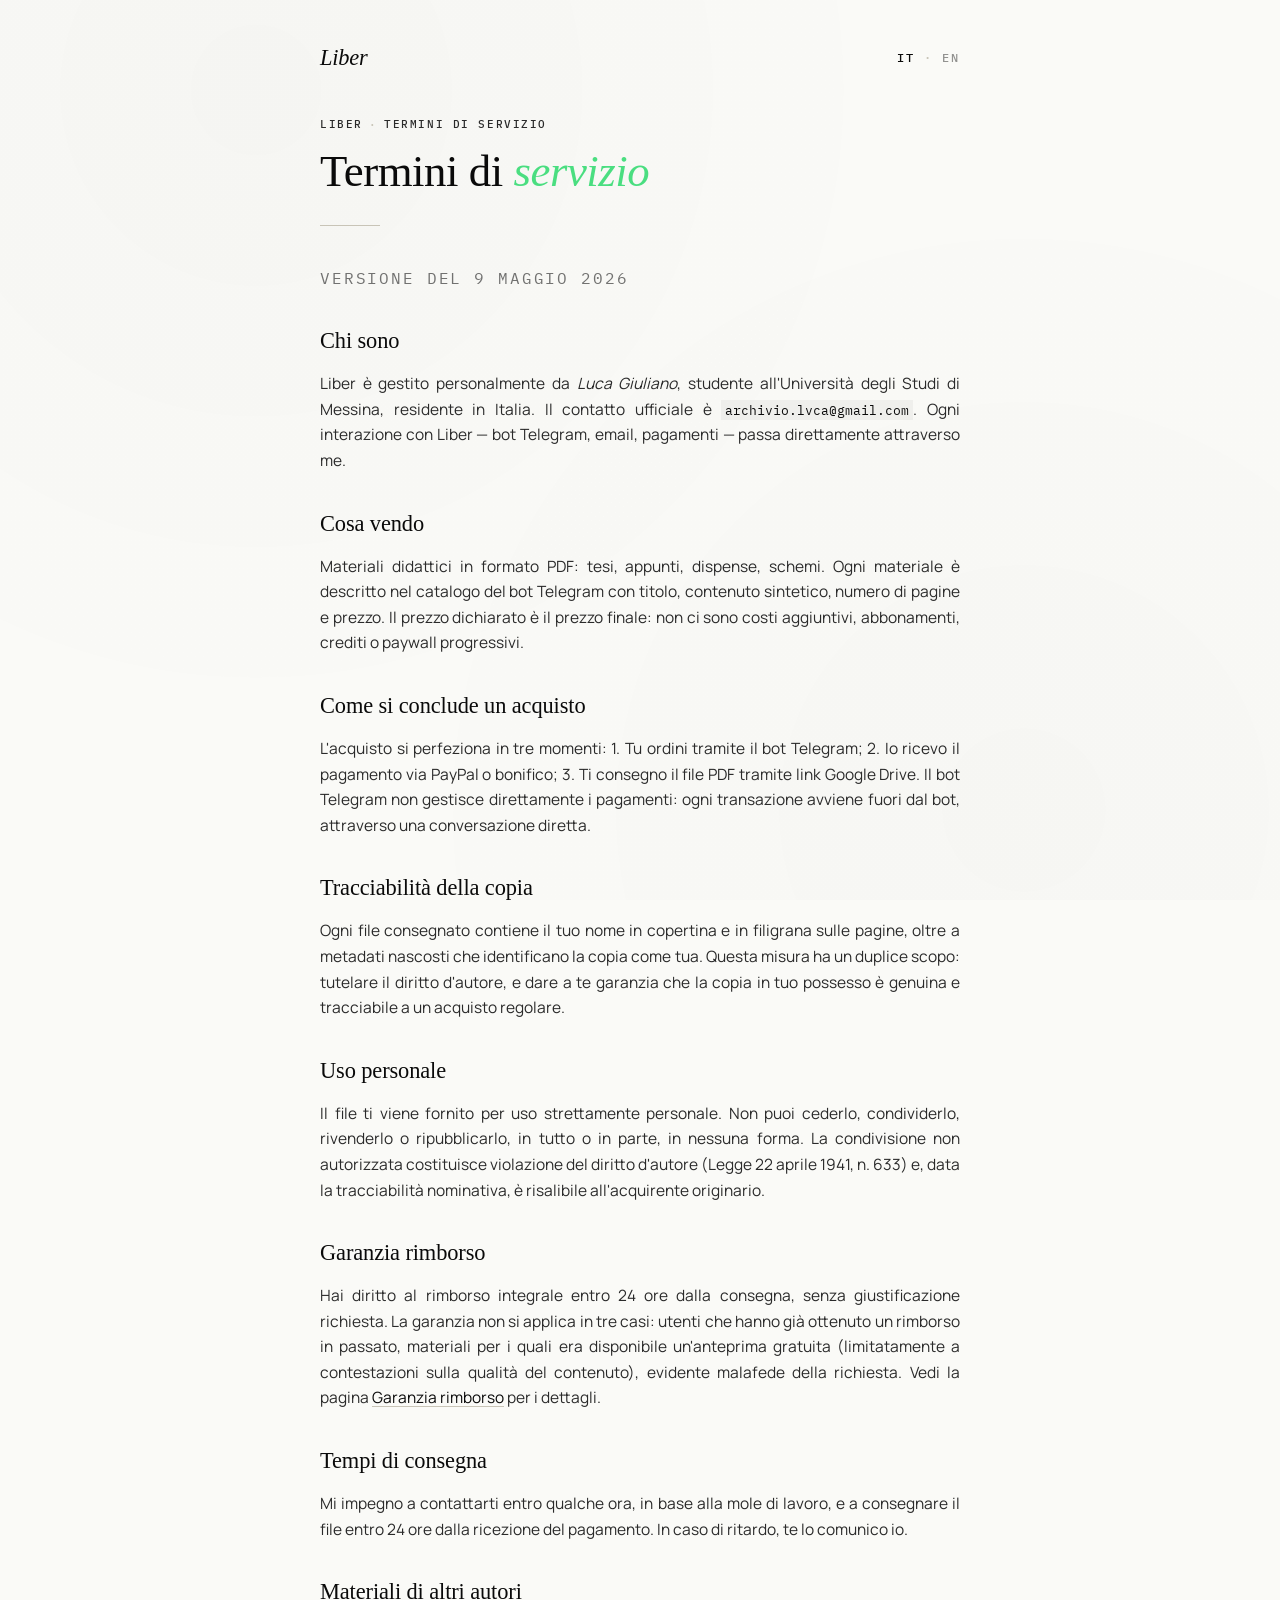
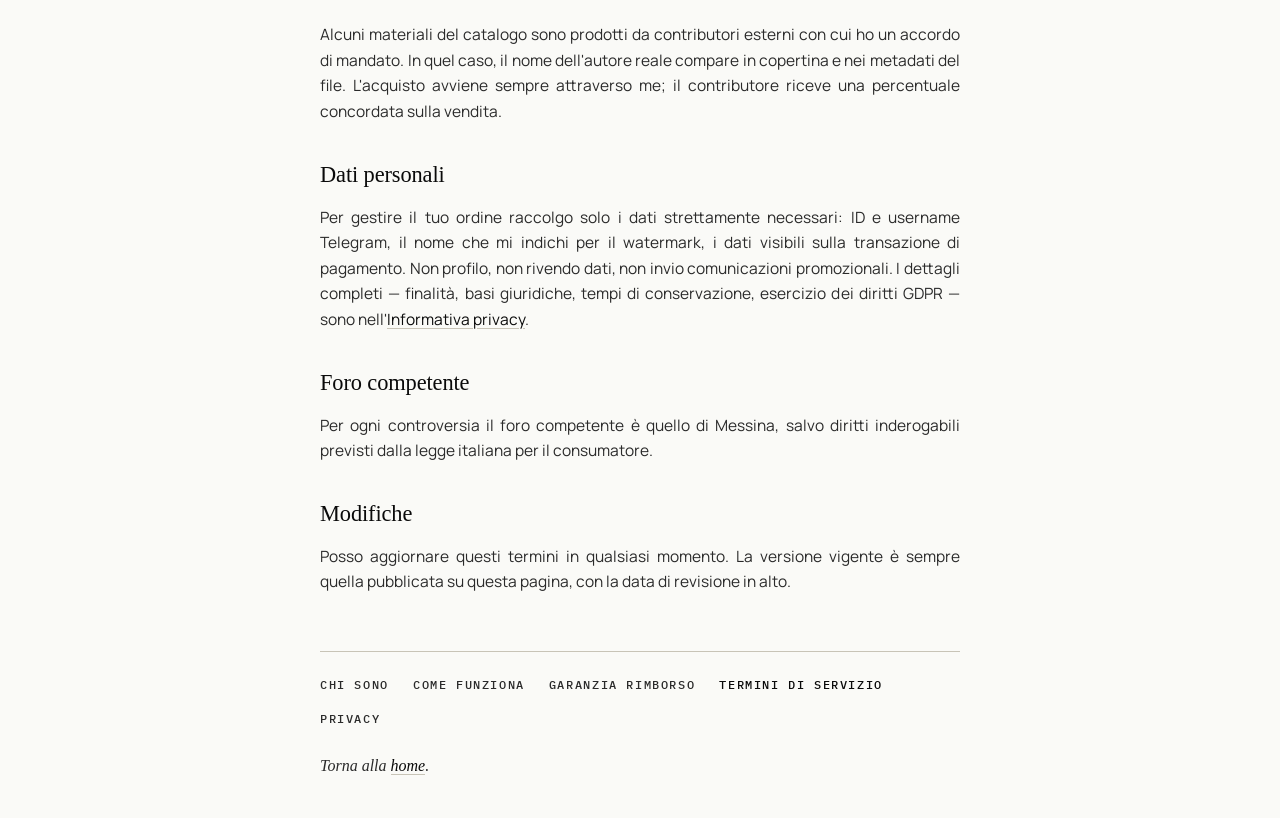
<file: termini.html>
<!DOCTYPE html>
<html lang="it" data-lang="it">
<head>
  <!--
    Liber — Termini di servizio
    Pagina secondaria bilingue IT/EN, rev. 11 (template articolo)
    Curata da Luca Giuliano — archivio.lvca@gmail.com
  -->
  <meta charset="UTF-8">
  <meta name="viewport" content="width=device-width, initial-scale=1.0">
  <title>Termini di servizio — Liber</title>
  <meta name="description" content="Termini di servizio di Liber: come si conclude un acquisto, garanzia rimborso, uso personale, foro competente.">
  <meta name="robots" content="index, follow">

  <link rel="preconnect" href="https://fonts.googleapis.com">
  <link rel="preconnect" href="https://fonts.gstatic.com" crossorigin>
  <link href="https://fonts.googleapis.com/css2?family=IBM+Plex+Mono:wght@400;500&family=Manrope:wght@400;500;600&display=swap" rel="stylesheet">

  <link rel="stylesheet" href="style.css">
</head>

<body>
  <main id="article">

    <header class="article-header">
      <a href="index.html" class="article-brand" aria-label="Torna alla home">Liber</a>

      <nav class="lang-switcher" aria-label="Cambia lingua / Switch language">
        <button type="button" data-switch="it" class="active">IT</button>
        <span class="sep" aria-hidden="true">·</span>
        <button type="button" data-switch="en">EN</button>
      </nav>

      <p class="article-eyebrow" data-i18n>
        <span lang="it">Liber<span class="sep">·</span>Termini di servizio</span>
        <span lang="en">Liber<span class="sep">·</span>Terms of service</span>
      </p>

      <h1 class="article-title" data-i18n="block">
        <span lang="it">Termini di <em>servizio</em></span>
        <span lang="en">Terms of <em>service</em></span>
      </h1>

      <div class="article-rule" aria-hidden="true"></div>
    </header>

    <article class="article-body">

      <p class="article-meta" data-i18n>
        <span lang="it">Versione del 9 maggio 2026</span>
        <span lang="en">Version of 9 May 2026</span>
      </p>

      <!-- Chi sono / About me -->
      <h2 data-i18n="block">
        <span lang="it">Chi sono</span>
        <span lang="en">About me</span>
      </h2>
      <p data-i18n="block">
        <span lang="it">Liber è gestito personalmente da <em>Luca Giuliano</em>, studente all'Università degli Studi di Messina, residente in Italia. Il contatto ufficiale è <code>archivio.lvca@gmail.com</code>. Ogni interazione con Liber — bot Telegram, email, pagamenti — passa direttamente attraverso me.</span>
        <span lang="en">Liber is run personally by <em>Luca Giuliano</em>, a student at the University of Messina, residing in Italy. The official contact is <code>archivio.lvca@gmail.com</code>. Every interaction with Liber — Telegram bot, email, payments — goes directly through me.</span>
      </p>

      <!-- Cosa vendo / What I sell -->
      <h2 data-i18n="block">
        <span lang="it">Cosa vendo</span>
        <span lang="en">What I sell</span>
      </h2>
      <p data-i18n="block">
        <span lang="it">Materiali didattici in formato PDF: tesi, appunti, dispense, schemi. Ogni materiale è descritto nel catalogo del bot Telegram con titolo, contenuto sintetico, numero di pagine e prezzo. Il prezzo dichiarato è il prezzo finale: non ci sono costi aggiuntivi, abbonamenti, crediti o paywall progressivi.</span>
        <span lang="en">Academic materials in PDF format: theses, lecture notes, study guides, schemes. Each material is described in the Telegram bot catalogue with title, summary of contents, page count, and price. The price stated is the final price: there are no additional fees, subscriptions, credits, or progressive paywalls.</span>
      </p>

      <!-- Come si conclude un acquisto / How a purchase is concluded -->
      <h2 data-i18n="block">
        <span lang="it">Come si conclude un acquisto</span>
        <span lang="en">How a purchase is concluded</span>
      </h2>
      <p data-i18n="block">
        <span lang="it">L'acquisto si perfeziona in tre momenti: 1. Tu ordini tramite il bot Telegram; 2. Io ricevo il pagamento via PayPal o bonifico; 3. Ti consegno il file PDF tramite link Google Drive. Il bot Telegram non gestisce direttamente i pagamenti: ogni transazione avviene fuori dal bot, attraverso una conversazione diretta.</span>
        <span lang="en">The purchase is finalised in three moments: 1. You place the order through the Telegram bot; 2. I receive the payment via PayPal or bank transfer; 3. I deliver the PDF file via Google Drive link. The Telegram bot does not handle payments directly: every transaction takes place outside the bot, through a direct conversation.</span>
      </p>

      <!-- Tracciabilità della copia / Copy traceability -->
      <h2 data-i18n="block">
        <span lang="it">Tracciabilità della copia</span>
        <span lang="en">Copy traceability</span>
      </h2>
      <p data-i18n="block">
        <span lang="it">Ogni file consegnato contiene il tuo nome in copertina e in filigrana sulle pagine, oltre a metadati nascosti che identificano la copia come tua. Questa misura ha un duplice scopo: tutelare il diritto d'autore, e dare a te garanzia che la copia in tuo possesso è genuina e tracciabile a un acquisto regolare.</span>
        <span lang="en">Every file delivered contains your name on the cover page and as a watermark on the pages, along with hidden metadata that identifies the copy as yours. This measure serves two purposes: protecting copyright, and giving you assurance that the copy in your possession is genuine and traceable to a regular purchase.</span>
      </p>

      <!-- Uso personale / Personal use -->
      <h2 data-i18n="block">
        <span lang="it">Uso personale</span>
        <span lang="en">Personal use</span>
      </h2>
      <p data-i18n="block">
        <span lang="it">Il file ti viene fornito per uso strettamente personale. Non puoi cederlo, condividerlo, rivenderlo o ripubblicarlo, in tutto o in parte, in nessuna forma. La condivisione non autorizzata costituisce violazione del diritto d'autore (Legge 22 aprile 1941, n. 633) e, data la tracciabilità nominativa, è risalibile all'acquirente originario.</span>
        <span lang="en">The file is provided for strictly personal use. You may not transfer it, share it, resell it, or republish it, in whole or in part, in any form. Unauthorised sharing constitutes a violation of copyright (Italian Copyright Act, Law no. 633 of 22 April 1941) and, given the nominative traceability, is attributable to the original purchaser.</span>
      </p>

      <!-- Garanzia rimborso / Refund guarantee -->
      <h2 data-i18n="block">
        <span lang="it">Garanzia rimborso</span>
        <span lang="en">Refund guarantee</span>
      </h2>
      <p data-i18n="block">
        <span lang="it">Hai diritto al rimborso integrale entro 24 ore dalla consegna, senza giustificazione richiesta. La garanzia non si applica in tre casi: utenti che hanno già ottenuto un rimborso in passato, materiali per i quali era disponibile un'anteprima gratuita (limitatamente a contestazioni sulla qualità del contenuto), evidente malafede della richiesta. Vedi la pagina <a href="rimborso.html">Garanzia rimborso</a> per i dettagli.</span>
        <span lang="en">You're entitled to a full refund within 24 hours of delivery, with no justification required. The guarantee does not apply in three cases: users who have already obtained a refund in the past, materials for which a free preview was available (limited to disputes about content quality), and manifest bad faith. See the <a href="rimborso.html">Refund guarantee</a> page for details.</span>
      </p>

      <!-- Tempi di consegna / Delivery times -->
      <h2 data-i18n="block">
        <span lang="it">Tempi di consegna</span>
        <span lang="en">Delivery times</span>
      </h2>
      <p data-i18n="block">
        <span lang="it">Mi impegno a contattarti entro qualche ora, in base alla mole di lavoro, e a consegnare il file entro 24 ore dalla ricezione del pagamento. In caso di ritardo, te lo comunico io.</span>
        <span lang="en">I commit to contacting you within a few hours, depending on workload, and to delivering the file within 24 hours of receiving the payment. In the event of delay, I'll let you know personally.</span>
      </p>

      <!-- Materiali di altri autori / Materials by other authors -->
      <h2 data-i18n="block">
        <span lang="it">Materiali di altri autori</span>
        <span lang="en">Materials by other authors</span>
      </h2>
      <p data-i18n="block">
        <span lang="it">Alcuni materiali del catalogo sono prodotti da contributori esterni con cui ho un accordo di mandato. In quel caso, il nome dell'autore reale compare in copertina e nei metadati del file. L'acquisto avviene sempre attraverso me; il contributore riceve una percentuale concordata sulla vendita.</span>
        <span lang="en">Some materials in the catalogue are produced by external contributors with whom I have a mandate agreement. In those cases, the real author's name appears on the cover page and in the file's metadata. The purchase always takes place through me; the contributor receives an agreed percentage of the sale.</span>
      </p>

      <!-- Dati personali / Personal data -->
      <h2 data-i18n="block">
        <span lang="it">Dati personali</span>
        <span lang="en">Personal data</span>
      </h2>
      <p data-i18n="block">
        <span lang="it">Per gestire il tuo ordine raccolgo solo i dati strettamente necessari: ID e username Telegram, il nome che mi indichi per il watermark, i dati visibili sulla transazione di pagamento. Non profilo, non rivendo dati, non invio comunicazioni promozionali. I dettagli completi — finalità, basi giuridiche, tempi di conservazione, esercizio dei diritti GDPR — sono nell'<a href="privacy.html">Informativa privacy</a>.</span>
        <span lang="en">To process your order I collect only the data strictly necessary: Telegram ID and username, the name you provide for the watermark, the data visible on the payment transaction. I don't build profiles, don't resell data, don't send promotional communications. Full details — purposes, legal bases, retention periods, exercise of GDPR rights — are in the <a href="privacy.html">Privacy notice</a>.</span>
      </p>

      <!-- Foro competente / Jurisdiction -->
      <h2 data-i18n="block">
        <span lang="it">Foro competente</span>
        <span lang="en">Jurisdiction</span>
      </h2>
      <p data-i18n="block">
        <span lang="it">Per ogni controversia il foro competente è quello di Messina, salvo diritti inderogabili previsti dalla legge italiana per il consumatore.</span>
        <span lang="en">For any dispute, the competent jurisdiction is that of Messina, Italy, save for non-derogable rights granted to consumers under Italian law.</span>
      </p>

      <!-- Modifiche / Changes -->
      <h2 data-i18n="block">
        <span lang="it">Modifiche</span>
        <span lang="en">Changes</span>
      </h2>
      <p data-i18n="block">
        <span lang="it">Posso aggiornare questi termini in qualsiasi momento. La versione vigente è sempre quella pubblicata su questa pagina, con la data di revisione in alto.</span>
        <span lang="en">I may update these terms at any time. The version in force is always the one published on this page, with the revision date stated at the top.</span>
      </p>

    </article>

    <footer class="article-footer">
      <nav class="article-footer-nav" aria-label="Altre pagine / Other pages">
        <a href="chi-sono.html" data-i18n>
          <span lang="it">Chi sono</span>
          <span lang="en">About me</span>
        </a>
        <a href="come-funziona.html" data-i18n>
          <span lang="it">Come funziona</span>
          <span lang="en">How it works</span>
        </a>
        <a href="rimborso.html" data-i18n>
          <span lang="it">Garanzia rimborso</span>
          <span lang="en">Refund guarantee</span>
        </a>
        <a href="termini.html" class="current" aria-current="page" data-i18n>
          <span lang="it">Termini di servizio</span>
          <span lang="en">Terms of service</span>
        </a>
        <a href="privacy.html" data-i18n>
          <span lang="it">Privacy</span>
          <span lang="en">Privacy</span>
        </a>
      </nav>

      <p class="article-footer-back" data-i18n="block">
        <span lang="it">Torna alla <a href="index.html">home</a>.</span>
        <span lang="en">Back to <a href="index.html">home</a>.</span>
      </p>
    </footer>

  </main>

  <script>
    // Persistenza lingua condivisa con index.html (chiave 'archivio-lang').
    // Le pagine secondarie leggono la preferenza salvata; in assenza,
    // applicano IT come default.
    const PAGE_TITLES = {
      it: 'Termini di servizio — Liber',
      en: 'Terms of service — Liber'
    };

    const STORAGE_KEY = 'archivio-lang';

    function applyLanguage(lang) {
      const htmlEl = document.documentElement;
      htmlEl.setAttribute('data-lang', lang);
      htmlEl.setAttribute('lang', lang);

      document.title = PAGE_TITLES[lang];

      document.querySelectorAll('[data-switch]').forEach(btn => {
        btn.classList.toggle('active', btn.dataset.switch === lang);
      });

      try { localStorage.setItem(STORAGE_KEY, lang); } catch (e) { /* ignora */ }
    }

    (function init() {
      let savedLang = null;
      try { savedLang = localStorage.getItem(STORAGE_KEY); } catch (e) { /* ignora */ }

      const lang = (savedLang === 'it' || savedLang === 'en') ? savedLang : 'it';
      applyLanguage(lang);
    })();

    document.querySelectorAll('[data-switch]').forEach(btn => {
      btn.addEventListener('click', () => {
        applyLanguage(btn.dataset.switch);
      });
    });
  </script>
</body>
</html>
</file>
<file: style.css>
/* ==========================================================================
   Liber — Archivio Accademico
   Stylesheet condiviso (rev. 11)
   --------------------------------------------------------------------------
   Questo file contiene:
   - Variabili globali e reset
   - Sistema bilingue IT/EN basato su [data-lang] e <span lang="...">
   - Stili dello splash e della landing principale (index.html)
   - Template "articolo" per le pagine secondarie:
       chi-sono.html · come-funziona.html · rimborso.html · termini.html
   ========================================================================== */

:root {
  /* Verde menta esatto dei volantini.
     Per provare una variante più tenue (più editoriale, meno "pop"):
        --accent: #7ba896;
     Per una variante ancora più scura (registro Adelphi puro):
        --accent: #5a8a78;
  */
  --ink: #0a0a0a;
  --ink-soft: #2a2a2a;
  --paper: #fafaf7;
  --rule: #c8c4b7;
  --accent: #4ade80;

  /* Famiglia serif unificata: Times New Roman con fallback robusti */
  --serif: 'Times New Roman', Times, 'Liberation Serif', serif;
}

* { box-sizing: border-box; margin: 0; padding: 0; }

html, body {
  background: var(--paper);
  color: var(--ink);
  font-family: 'Manrope', -apple-system, BlinkMacSystemFont, sans-serif;
  font-weight: 400;
  line-height: 1.6;
  -webkit-font-smoothing: antialiased;
  text-rendering: optimizeLegibility;
}

body {
  min-height: 100vh;
  display: flex;
  flex-direction: column;
  padding: 2.5rem 1.5rem;
}

body::before {
  content: "";
  position: fixed;
  inset: 0;
  background-image: radial-gradient(circle at 20% 10%, rgba(10,10,10,0.02) 0%, transparent 50%),
                    radial-gradient(circle at 80% 90%, rgba(10,10,10,0.015) 0%, transparent 50%);
  pointer-events: none;
  z-index: 0;
}

/* Visibilità per lingua */
[data-i18n] > [lang="it"],
[data-i18n] > [lang="en"] { display: none; }

html[data-lang="it"] [data-i18n] > [lang="it"],
html[data-lang="en"] [data-i18n] > [lang="en"] { display: inline; }

html[data-lang="it"] [data-i18n="block"] > [lang="it"],
html[data-lang="en"] [data-i18n="block"] > [lang="en"] { display: block; }

/* ==========================================================================
   SPLASH PAGE — solo titolo + pulsanti, usato unicamente in index.html
   ========================================================================== */
#splash {
  position: relative;
  z-index: 1;
  max-width: 520px;
  width: 100%;
  margin: auto;
  text-align: center;
}

.splash-title {
  font-family: var(--serif);
  font-weight: 500;
  line-height: 1.05;
  letter-spacing: -0.02em;
  color: var(--ink);
  opacity: 0;
  animation: fadeUp 0.7s ease-out 0.15s forwards;
}

.splash-title .brand {
  display: block;
  font-size: clamp(3.2rem, 12vw, 4.8rem);
  font-style: italic;
  letter-spacing: -0.02em;
}

.splash-title .sub {
  display: block;
  margin-top: 0.9rem;
  font-family: 'IBM Plex Mono', 'Courier New', monospace;
  font-size: 0.72rem;
  font-weight: 500;
  letter-spacing: 0.18em;
  text-transform: uppercase;
  color: var(--ink-soft);
  font-style: normal;
}

.splash-title .sub .dot {
  color: var(--rule);
  margin: 0 0.5rem;
}

.splash-prompt {
  margin-top: 2.5rem;
  font-family: 'IBM Plex Mono', 'Courier New', monospace;
  font-size: 0.72rem;
  font-weight: 400;
  letter-spacing: 0.14em;
  text-transform: uppercase;
  color: var(--ink-soft);
  opacity: 0;
  animation: fadeUp 0.7s ease-out 0.4s forwards;
}

.splash-prompt > span { display: block; line-height: 1.9; }
.splash-prompt > span:last-child { opacity: 0.55; }

.lang-buttons {
  margin-top: 1.5rem;
  display: flex;
  flex-direction: column;
  gap: 0.75rem;
  opacity: 0;
  animation: fadeUp 0.7s ease-out 0.6s forwards;
}

.lang-btn {
  display: flex;
  align-items: center;
  justify-content: center;
  gap: 0.85rem;
  padding: 1rem 1.4rem;
  border-radius: 0;
  font-family: 'IBM Plex Mono', 'Courier New', monospace;
  font-size: 0.85rem;
  font-weight: 500;
  letter-spacing: 0.18em;
  text-transform: uppercase;
  cursor: pointer;
  background: transparent;
  color: var(--ink);
  border: 1px solid var(--ink);
  min-height: 56px;
  transition: background 0.2s ease, color 0.2s ease;
}

.lang-btn:hover {
  background: var(--ink);
  color: var(--paper);
}

.lang-btn svg {
  width: 22px;
  height: 16px;
  flex-shrink: 0;
}

/* ==========================================================================
   LANDING PRINCIPALE — usata in index.html
   ========================================================================== */
#landing {
  position: relative;
  z-index: 1;
  max-width: 520px;
  width: 100%;
  margin: auto;
}

.lang-switcher {
  position: absolute;
  top: -0.5rem;
  right: 0;
  display: flex;
  align-items: center;
  gap: 0.55rem;
  z-index: 2;
  font-family: 'IBM Plex Mono', 'Courier New', monospace;
  font-size: 0.72rem;
  font-weight: 500;
  letter-spacing: 0.14em;
  text-transform: uppercase;
}

.lang-switcher button {
  background: none;
  border: none;
  color: var(--ink-soft);
  cursor: pointer;
  padding: 0.15rem 0.05rem;
  font: inherit;
  letter-spacing: inherit;
  text-transform: inherit;
  opacity: 0.5;
  transition: opacity 0.2s ease, color 0.2s ease;
}

.lang-switcher button:hover { opacity: 1; }

.lang-switcher button.active {
  opacity: 1;
  color: var(--ink);
}

.lang-switcher .sep {
  color: var(--rule);
  user-select: none;
}

.welcome {
  font-family: 'IBM Plex Mono', 'Courier New', monospace;
  font-size: 0.7rem;
  font-weight: 500;
  letter-spacing: 0.18em;
  text-transform: uppercase;
  color: var(--accent);
  animation: fadeUp 0.4s ease-out forwards, fadeOut 0.4s ease-out 1s forwards;
}

.eyebrow {
  font-family: 'IBM Plex Mono', 'Courier New', monospace;
  font-size: 0.7rem;
  font-weight: 500;
  letter-spacing: 0.14em;
  text-transform: uppercase;
  color: var(--ink-soft);
  opacity: 0;
  animation: fadeUp 0.7s ease-out 1.5s forwards;
}

.eyebrow .ed {
  color: var(--ink);
  margin-right: 0.4rem;
}

.eyebrow .sep {
  color: var(--rule);
  margin: 0 0.4rem;
}

h1 {
  font-family: var(--serif);
  font-weight: 500;
  font-size: clamp(2.4rem, 8vw, 3.4rem);
  line-height: 1.1;
  letter-spacing: -0.01em;
  margin-top: 1rem;
  color: var(--ink);
  opacity: 0;
  animation: fadeUp 0.7s ease-out 3.15s forwards;
}

h1 em {
  font-style: italic;
  font-weight: 400;
  color: var(--accent);
}

.rule {
  width: 60px;
  height: 1px;
  background: var(--rule);
  margin: 2rem 0;
  opacity: 0;
  animation: expandRule 0.8s ease-out 3.3s forwards;
}

.lead {
  font-family: var(--serif);
  font-size: 1.2rem;
  font-weight: 400;
  line-height: 1.5;
  color: var(--ink);
  max-width: 42ch;
  opacity: 0;
  animation: fadeUp 0.7s ease-out 3.4s forwards;
}

.description {
  margin-top: 1rem;
  font-size: 0.95rem;
  color: var(--ink-soft);
  max-width: 46ch;
  opacity: 0;
  animation: fadeUp 0.7s ease-out 3.55s forwards;
}

.actions {
  margin-top: 2.75rem;
  display: flex;
  flex-direction: column;
  gap: 0.875rem;
  opacity: 0;
  animation: fadeUp 0.7s ease-out 3.7s forwards;
}

.btn {
  display: flex;
  align-items: center;
  justify-content: space-between;
  gap: 1rem;
  padding: 1.1rem 1.4rem;
  border-radius: 0;
  text-decoration: none;
  font-weight: 500;
  font-size: 1rem;
  transition: background 0.2s ease, color 0.2s ease, border-color 0.2s ease;
  min-height: 56px;
  border: 1px solid transparent;
}

.btn-primary {
  background: var(--ink);
  color: var(--paper);
  border-color: var(--ink);
}

.btn-primary:hover {
  background: var(--paper);
  color: var(--ink);
}

.btn-secondary {
  background: transparent;
  color: var(--ink);
  border-color: var(--ink);
}

.btn-secondary:hover {
  background: var(--ink);
  color: var(--paper);
}

.btn-label {
  display: flex;
  flex-direction: column;
  gap: 0.25rem;
  align-items: flex-start;
}

.btn-label-main {
  font-family: var(--serif);
  font-size: 1.15rem;
  font-weight: 500;
  line-height: 1.15;
}

.btn-label-sub {
  font-family: 'IBM Plex Mono', 'Courier New', monospace;
  font-size: 0.68rem;
  font-weight: 400;
  letter-spacing: 0.12em;
  text-transform: uppercase;
  opacity: 0.7;
}

.btn-arrow {
  font-family: 'IBM Plex Mono', 'Courier New', monospace;
  font-size: 1.25rem;
  line-height: 1;
  transition: transform 0.2s ease;
}

.btn:hover .btn-arrow {
  transform: translateX(4px);
}

/* Utente di ritorno: salta il saluto, animazioni accelerate */
html[data-returning="true"] .welcome { display: none; }
html[data-returning="true"] .eyebrow { animation-delay: 0.1s; }
html[data-returning="true"] h1 { animation-delay: 0.25s; }
html[data-returning="true"] .rule { animation-delay: 0.4s; }
html[data-returning="true"] .lead { animation-delay: 0.5s; }
html[data-returning="true"] .description { animation-delay: 0.65s; }
html[data-returning="true"] .actions { animation-delay: 0.8s; }

/* ==========================================================================
   PAGINE ARTICOLO — chi-sono.html, come-funziona.html, rimborso.html, termini.html
   --------------------------------------------------------------------------
   Template per pagine di contenuto lungo. Riusa il sistema bilingue,
   i font, i colori e il pattern di switcher. Differisce per:
   - max-width più ampia (640px) per testi lunghi
   - paragrafi serif Times per il lead, sans Manrope per il corpo
   - tempi di animazione accelerati (l'utente è già "dentro" il sito)
   - footer con navigazione tra le pagine articolo
   ========================================================================== */

#article {
  position: relative;
  z-index: 1;
  max-width: 640px;
  width: 100%;
  margin: auto;
}

.article-header {
  position: relative;
  margin-bottom: 2.5rem;
}

/* Brand "Liber" cliccabile in alto a sinistra (torna a home) */
.article-brand {
  font-family: var(--serif);
  font-style: italic;
  font-size: 1.4rem;
  font-weight: 500;
  color: var(--ink);
  text-decoration: none;
  letter-spacing: -0.01em;
  display: inline-block;
  opacity: 0;
  animation: fadeUp 0.5s ease-out 0.1s forwards;
  transition: color 0.2s ease;
}

.article-brand:hover {
  color: var(--accent);
}

/* Lo switcher di lingua eredita dal pattern principale ma è
   posizionato in alto a destra dell'header articolo */
.article-header .lang-switcher {
  top: 0.4rem;
  right: 0;
}

.article-eyebrow {
  margin-top: 2.5rem;
  font-family: 'IBM Plex Mono', 'Courier New', monospace;
  font-size: 0.7rem;
  font-weight: 500;
  letter-spacing: 0.14em;
  text-transform: uppercase;
  color: var(--ink-soft);
  opacity: 0;
  animation: fadeUp 0.6s ease-out 0.25s forwards;
}

.article-eyebrow .sep {
  color: var(--rule);
  margin: 0 0.4rem;
}

.article-title {
  font-family: var(--serif);
  font-weight: 500;
  font-size: clamp(2rem, 6vw, 2.8rem);
  line-height: 1.1;
  letter-spacing: -0.01em;
  margin-top: 0.8rem;
  color: var(--ink);
  opacity: 0;
  animation: fadeUp 0.6s ease-out 0.4s forwards;
}

.article-title em {
  font-style: italic;
  font-weight: 400;
  color: var(--accent);
}

.article-rule {
  width: 60px;
  height: 1px;
  background: var(--rule);
  margin: 1.8rem 0 2rem;
  opacity: 0;
  animation: expandRule 0.7s ease-out 0.55s forwards;
}

/* Corpo del documento: il lead in serif (registro editoriale),
   i paragrafi in sans (registro testo), come nella landing principale.
   font-variant-ligatures: no-contextual previene sostituzioni
   automatiche tipo (c) -> © su browser/font che applicano legature
   contestuali aggressive. */
.article-body {
  opacity: 0;
  animation: fadeUp 0.7s ease-out 0.65s forwards;
  font-variant-ligatures: no-contextual;
}

.article-body .lead {
  font-family: var(--serif);
  font-size: 1.2rem;
  font-weight: 400;
  line-height: 1.5;
  color: var(--ink);
  margin-bottom: 1.75rem;
  /* Override dell'animazione globale del .lead della landing */
  opacity: 1;
  animation: none;
}

.article-body p {
  margin-top: 1rem;
  font-size: 0.97rem;
  color: var(--ink-soft);
  line-height: 1.65;
  text-align: justify;
  hyphens: auto;
  -webkit-hyphens: auto;
}

.article-body strong {
  color: var(--ink);
  font-weight: 600;
}

.article-body em {
  font-style: italic;
}

.article-body a {
  color: var(--ink);
  text-decoration: underline;
  text-decoration-color: var(--rule);
  text-underline-offset: 3px;
  transition: text-decoration-color 0.2s ease, color 0.2s ease;
}

.article-body a:hover {
  color: var(--accent);
  text-decoration-color: var(--accent);
}

.article-body h2 {
  font-family: var(--serif);
  font-size: 1.4rem;
  font-weight: 500;
  letter-spacing: -0.005em;
  color: var(--ink);
  margin-top: 2.25rem;
  margin-bottom: 0.5rem;
  line-height: 1.25;
}

.article-body h3 {
  font-family: 'IBM Plex Mono', 'Courier New', monospace;
  font-size: 0.72rem;
  font-weight: 500;
  letter-spacing: 0.14em;
  text-transform: uppercase;
  color: var(--ink-soft);
  margin-top: 2rem;
  margin-bottom: 0.5rem;
}

.article-body ul {
  margin-top: 0.75rem;
  padding-left: 1.25rem;
}

.article-body ul li {
  margin-top: 0.6rem;
  font-size: 0.97rem;
  color: var(--ink-soft);
  line-height: 1.6;
  text-align: justify;
  hyphens: auto;
  -webkit-hyphens: auto;
}

.article-body ul li::marker {
  color: var(--rule);
}

.article-body code {
  font-family: 'IBM Plex Mono', 'Courier New', monospace;
  font-size: 0.85em;
  background: rgba(10, 10, 10, 0.04);
  padding: 0.08em 0.3em;
  color: var(--ink);
}

.article-meta {
  font-family: 'IBM Plex Mono', 'Courier New', monospace;
  font-size: 0.7rem;
  font-weight: 400;
  letter-spacing: 0.12em;
  text-transform: uppercase;
  color: var(--ink-soft);
  opacity: 0.65;
  margin-top: -0.25rem;
  margin-bottom: 1.5rem;
}

/* Footer di navigazione tra le pagine articolo */
.article-footer {
  margin-top: 3.5rem;
  padding-top: 1.5rem;
  border-top: 1px solid var(--rule);
  opacity: 0;
  animation: fadeUp 0.7s ease-out 0.85s forwards;
}

.article-footer-nav {
  display: flex;
  flex-wrap: wrap;
  gap: 1rem 1.5rem;
  font-family: 'IBM Plex Mono', 'Courier New', monospace;
  font-size: 0.72rem;
  font-weight: 500;
  letter-spacing: 0.14em;
  text-transform: uppercase;
}

.article-footer-nav a {
  color: var(--ink-soft);
  text-decoration: none;
  transition: color 0.2s ease;
}

.article-footer-nav a:hover {
  color: var(--ink);
}

.article-footer-nav a.current {
  color: var(--ink);
  cursor: default;
  pointer-events: none;
}

.article-footer-back {
  margin-top: 1.5rem;
  font-family: var(--serif);
  font-style: italic;
  font-size: 1rem;
  color: var(--ink-soft);
}

.article-footer-back a {
  color: var(--ink);
  text-decoration: none;
  border-bottom: 1px solid var(--rule);
  transition: border-color 0.2s ease;
}

.article-footer-back a:hover {
  border-color: var(--accent);
}

/* Variante footer informativo sulla home (#landing).
   Riusa il pattern di .article-footer ma con animazione ritardata
   coerente con la sequenza di rivelazione della landing principale,
   e con un border-top più tenue dato che il contesto è meno denso. */
#landing .article-footer {
  margin-top: 2.75rem;
  padding-top: 1.5rem;
  border-top: 1px solid var(--rule);
  opacity: 0;
  animation: fadeUp 0.7s ease-out 3.85s forwards;
}

html[data-returning="true"] #landing .article-footer {
  animation-delay: 0.95s;
}

/* ==========================================================================
   ANIMAZIONI E ACCESSIBILITÀ
   ========================================================================== */

@keyframes fadeUp {
  from { opacity: 0; transform: translateY(12px); }
  to   { opacity: 1; transform: translateY(0); }
}

@keyframes fadeOut {
  from { opacity: 1; }
  to   { opacity: 0; visibility: hidden; }
}

@keyframes expandRule {
  from { width: 0; opacity: 0; }
  to   { width: 60px; opacity: 1; }
}

@media (prefers-reduced-motion: reduce) {
  *, *::before, *::after {
    animation-duration: 0.01ms !important;
    animation-delay: 0ms !important;
    transition-duration: 0.01ms !important;
  }
  .welcome { display: none; }
}

@media (max-width: 480px) {
  body { padding: 2rem 1.25rem; }
  .actions { gap: 0.75rem; }
  .lang-switcher { top: -0.25rem; }
  .article-header .lang-switcher { top: 0.4rem; }
  .article-body h2 { font-size: 1.25rem; }

  /* Su schermo stretto, il giustificato produce spazi inter-parola
     troppo ampi: torno a allineamento a sinistra, mantengo la
     sillabazione perché aiuta comunque la leggibilità. */
  .article-body p,
  .article-body ul li {
    text-align: left;
  }
}
</file>
